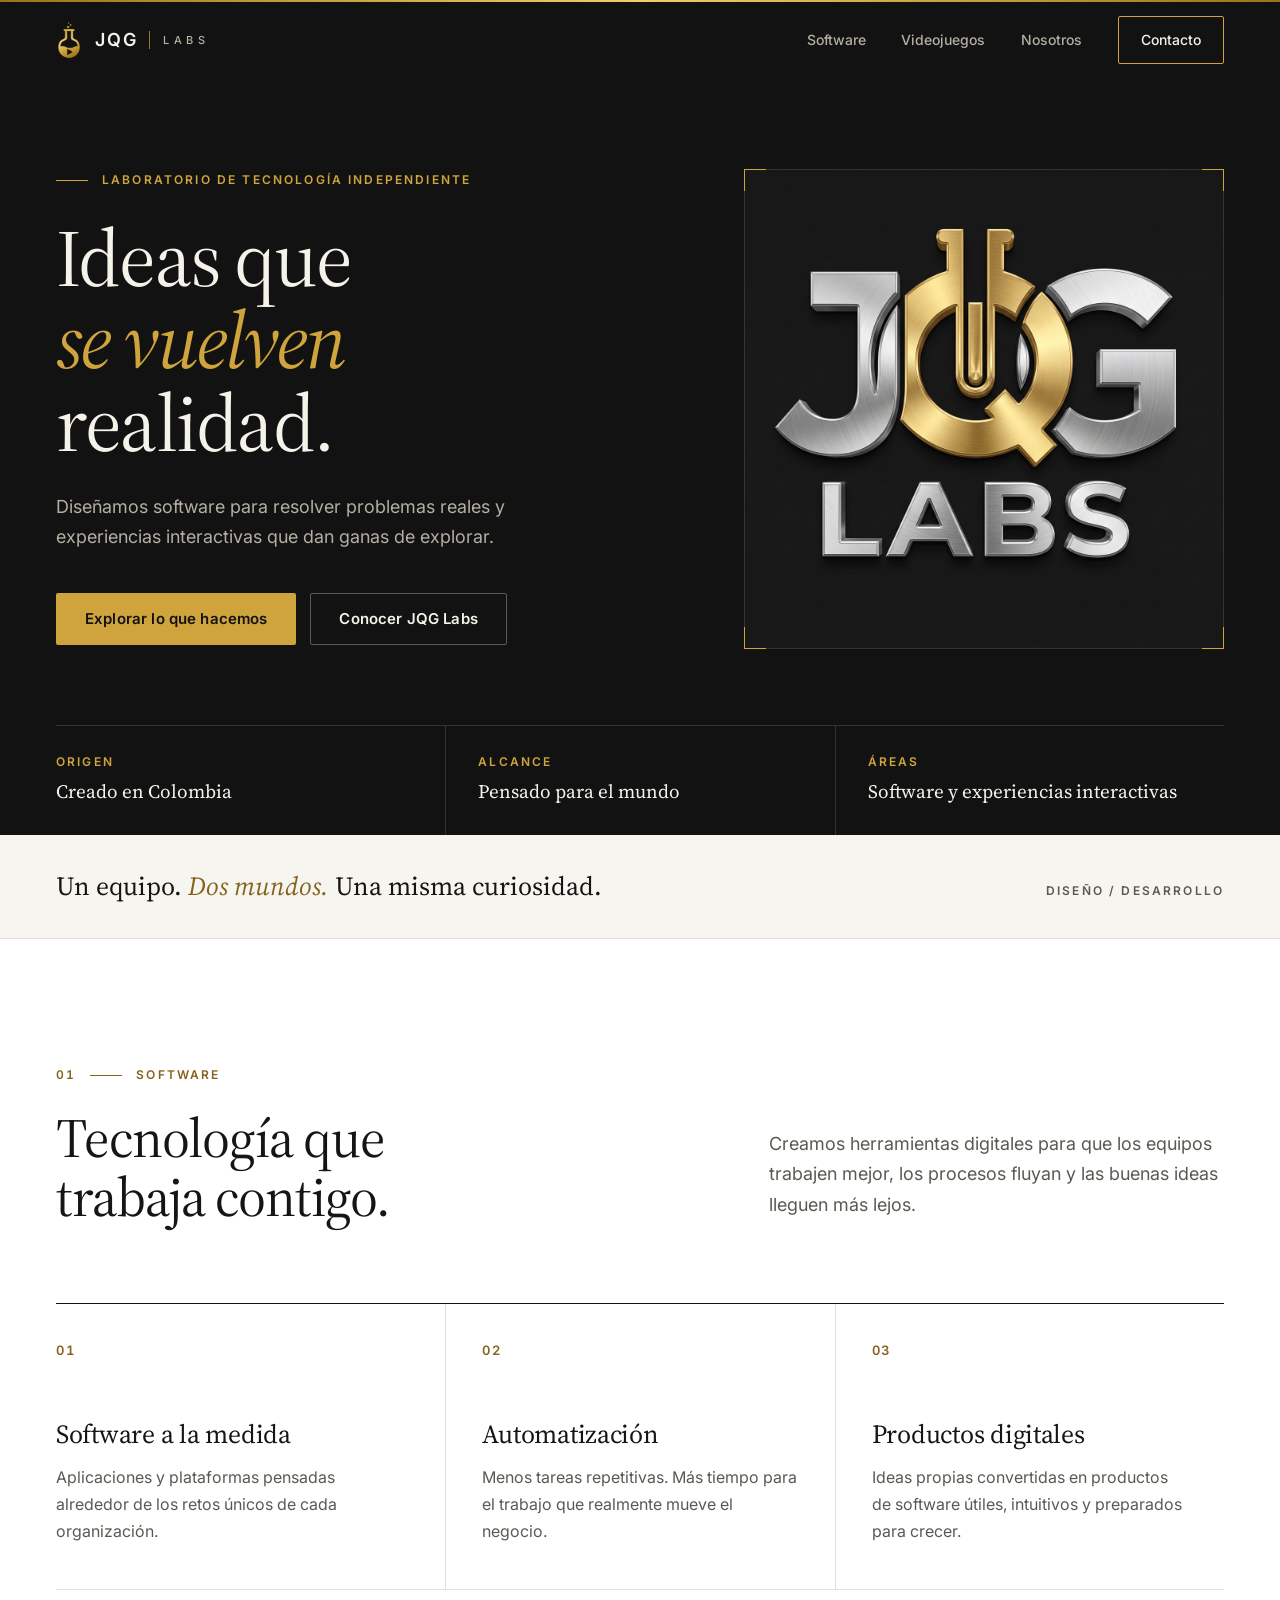
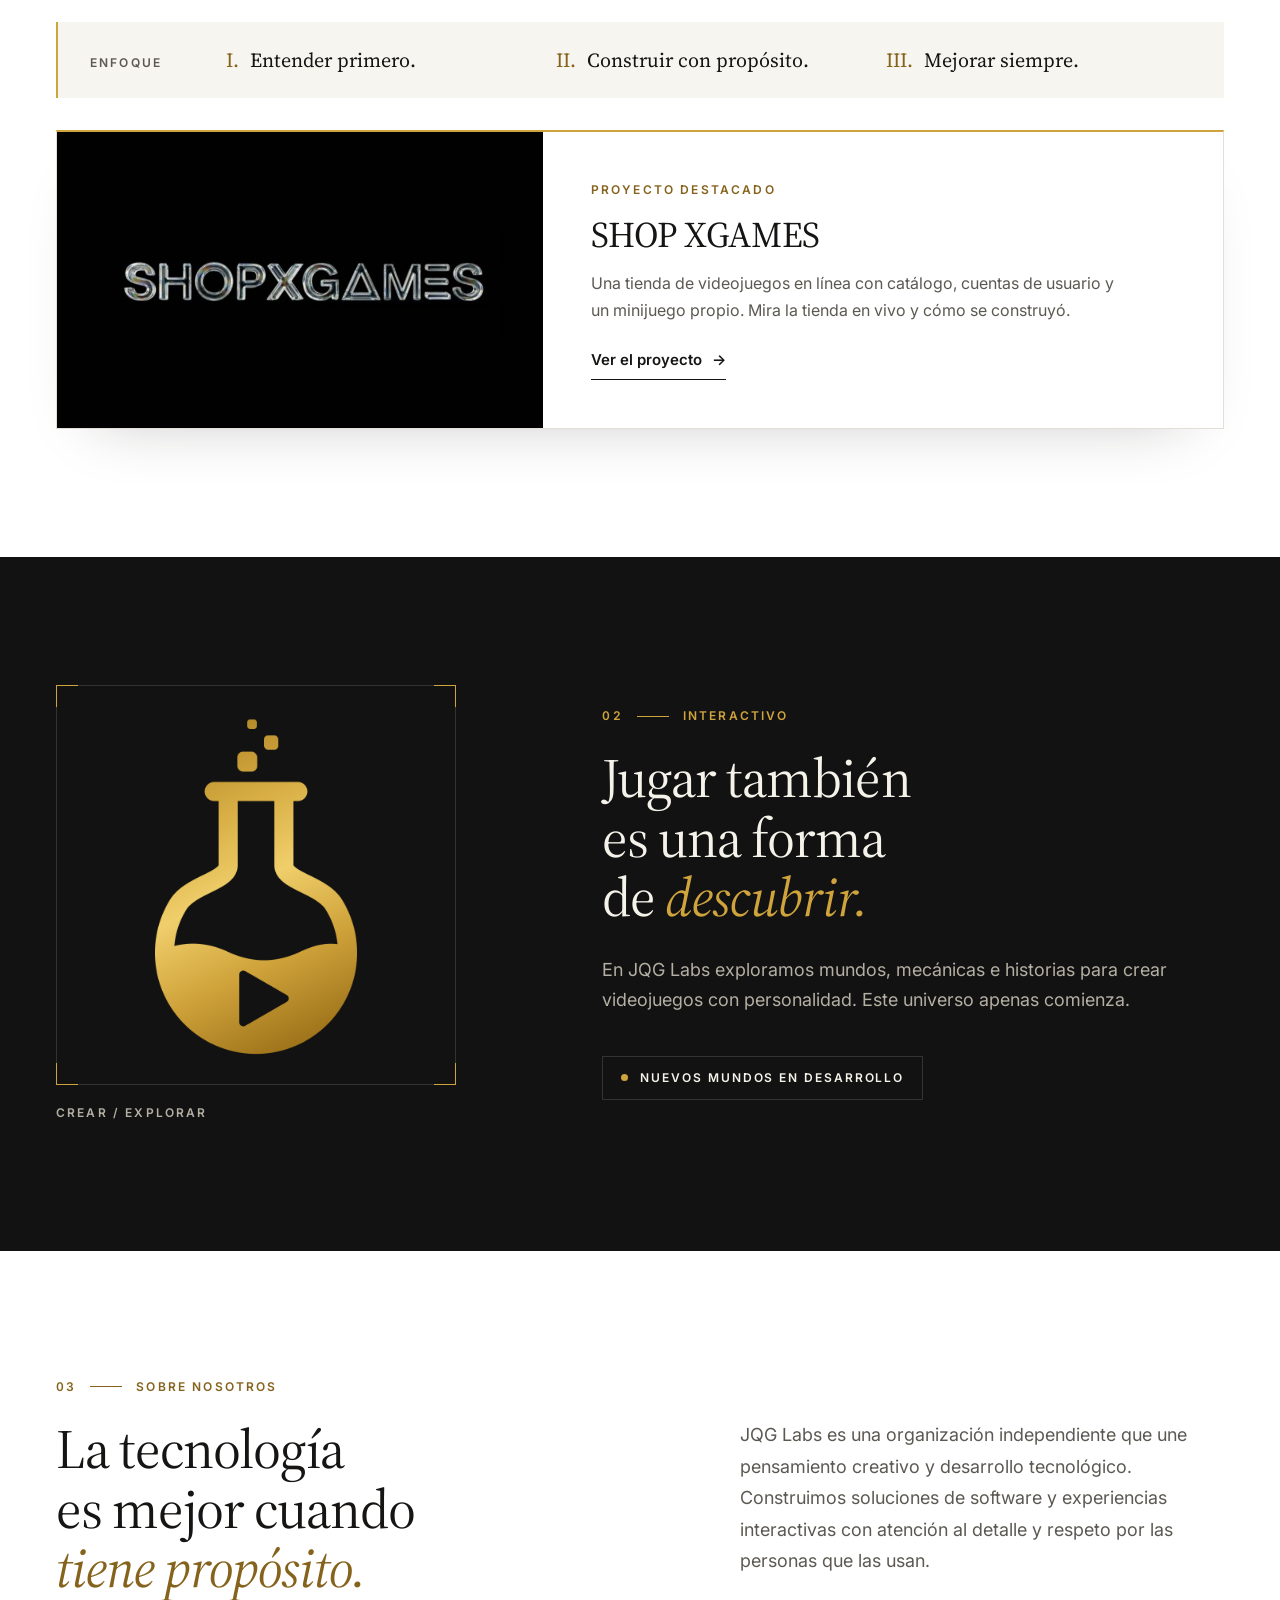
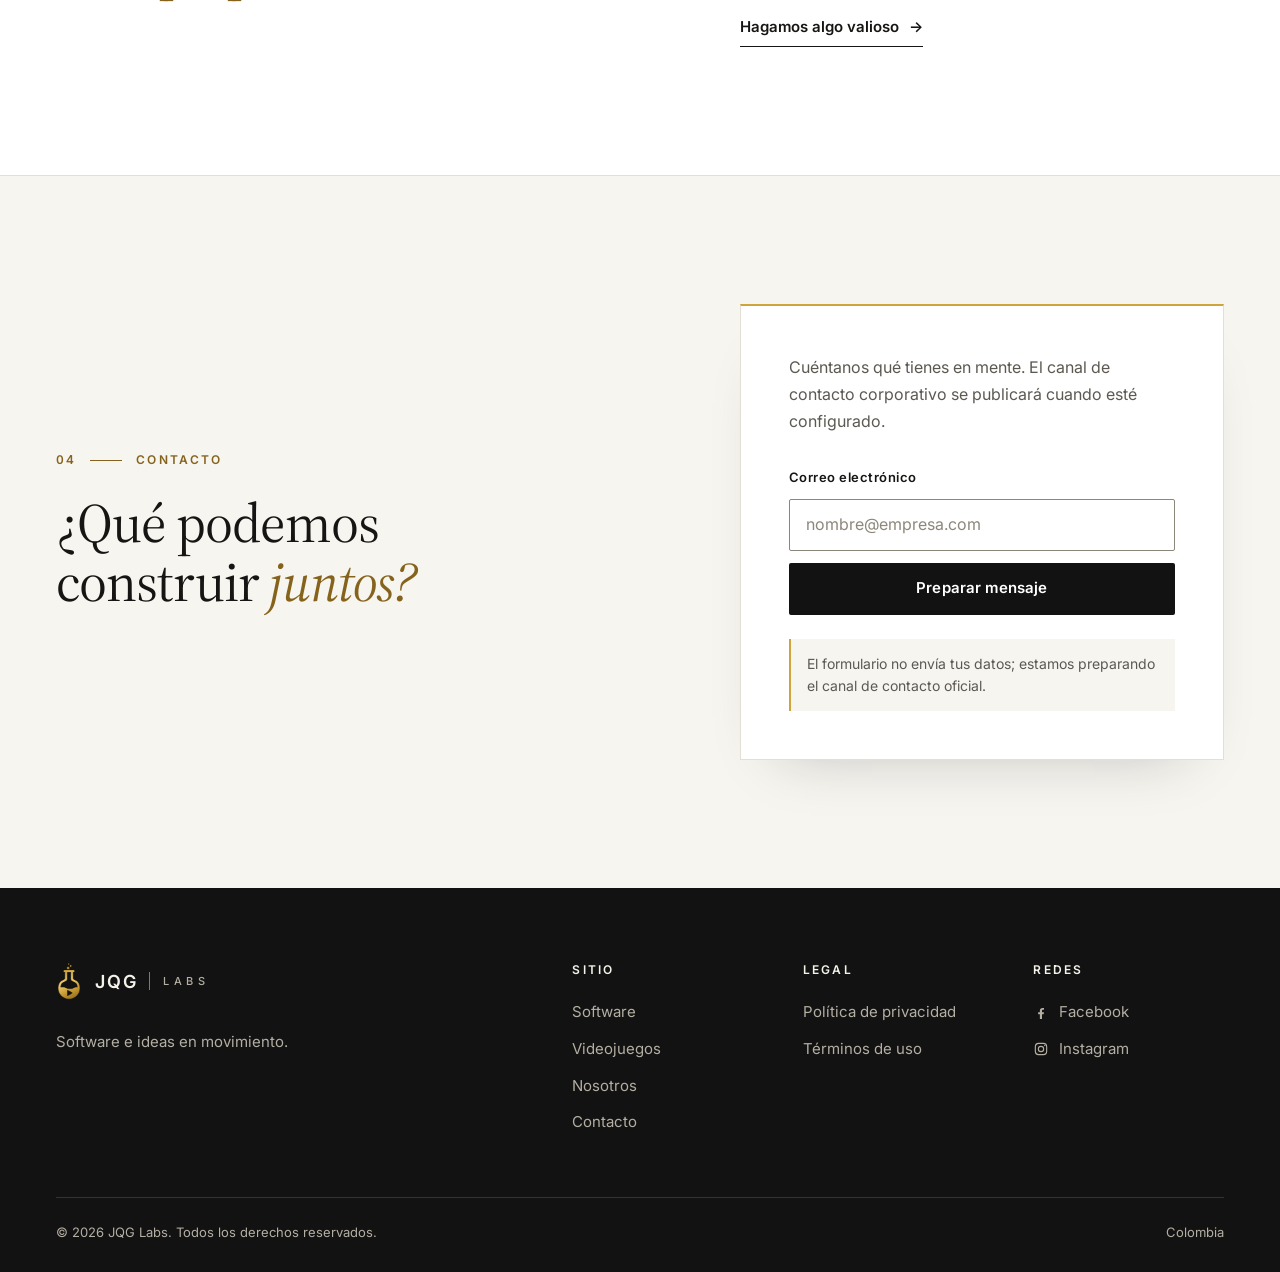
<file: index.html>
<!doctype html>
<html lang="es-CO">
<head>
  <meta charset="utf-8">
  <meta name="viewport" content="width=device-width, initial-scale=1">
  <meta name="theme-color" content="#121212">
  <meta name="description" content="JQG Labs crea software para empresas y experiencias interactivas. Tecnología diseñada con intención, desde Colombia.">
  <link rel="canonical" href="https://jqglabs.com/">
  <title>JQG Labs | Software e ideas en movimiento</title>
  <meta property="og:type" content="website">
  <meta property="og:site_name" content="JQG Labs">
  <meta property="og:locale" content="es_CO">
  <meta property="og:url" content="https://jqglabs.com/">
  <meta property="og:title" content="JQG Labs | Software e ideas en movimiento">
  <meta property="og:description" content="JQG Labs crea software para empresas y experiencias interactivas. Tecnología diseñada con intención, desde Colombia.">
  <meta property="og:image" content="https://jqglabs.com/public/JQG_Labs_logo_principal.jpg">
  <meta property="og:image:width" content="1200">
  <meta property="og:image:height" content="1200">
  <link rel="icon" type="image/svg+xml" href="/favicon.svg">
  <link rel="preconnect" href="https://fonts.googleapis.com">
  <link rel="preconnect" href="https://fonts.gstatic.com" crossorigin>
  <link href="https://fonts.googleapis.com/css2?family=Inter:wght@400;500;600&family=Source+Serif+4:ital,opsz,wght@0,8..60,300..600;1,8..60,300..600&display=swap" rel="stylesheet">
  <link rel="stylesheet" href="styles.css">
  <script src="script.js" defer></script>
</head>
<body>
  <a class="skip-link" href="#contenido">Ir al contenido</a>
  <header class="site-header">
    <div class="container header-inner">
      <a class="wordmark" href="#inicio" aria-label="JQG Labs, inicio">
        <img class="wordmark-mark" src="public/JQG_Labs_isotipo_fondo_negro.png" alt="" width="2000" height="2000">
        <span class="wordmark-symbol" aria-hidden="true">JQG</span>
        <span class="wordmark-divider" aria-hidden="true"></span>
        <span class="wordmark-label">LABS</span>
      </a>
      <button class="menu-toggle" type="button" aria-expanded="false" aria-controls="site-nav">
        <span class="menu-toggle-label">Menú</span>
        <span class="menu-toggle-lines" aria-hidden="true"></span>
      </button>
      <nav class="site-nav" id="site-nav" aria-label="Navegación principal">
        <a href="#software">Software</a>
        <a href="#interactivo">Videojuegos</a>
        <a href="#nosotros">Nosotros</a>
        <a class="nav-contact" href="#contacto">Contacto</a>
      </nav>
    </div>
  </header>

  <main id="contenido">
    <section class="hero" id="inicio" aria-labelledby="hero-title">
      <div class="container hero-inner">
        <div class="hero-copy">
          <p class="eyebrow"><span class="eyebrow-rule" aria-hidden="true"></span>Laboratorio de tecnología independiente</p>
          <h1 id="hero-title">Ideas que<br><span>se vuelven</span><br>realidad.</h1>
          <p class="hero-description">Diseñamos software para resolver problemas reales y experiencias interactivas que dan ganas de explorar.</p>
          <div class="hero-actions">
            <a class="button button-primary" href="#software">Explorar lo que hacemos</a>
            <a class="button button-ghost" href="#nosotros">Conocer JQG Labs</a>
          </div>
        </div>
        <figure class="hero-brand brand-plate">
          <img src="public/JQG_Labs_logo_principal.jpg" alt="Logotipo de JQG Labs: letras JQG en acero con la Q dorada en forma de matraz, sobre la palabra LABS" width="1200" height="1200" fetchpriority="high">
        </figure>
      </div>
      <div class="container">
        <dl class="hero-facts">
          <div><dt>Origen</dt><dd>Creado en Colombia</dd></div>
          <div><dt>Alcance</dt><dd>Pensado para el mundo</dd></div>
          <div><dt>Áreas</dt><dd>Software y experiencias interactivas</dd></div>
        </dl>
      </div>
    </section>

    <section class="intro-band" aria-label="Resumen">
      <div class="container intro-inner">
        <p>Un equipo. <span>Dos mundos.</span> Una misma curiosidad.</p>
        <span class="intro-coordinate">Diseño / Desarrollo</span>
      </div>
    </section>

    <section class="section services-section" id="software" aria-labelledby="software-title">
      <div class="container">
        <div class="section-heading" data-reveal>
          <div>
            <p class="eyebrow"><span class="eyebrow-number">01</span><span class="eyebrow-rule" aria-hidden="true"></span>Software</p>
            <h2 id="software-title">Tecnología que<br>trabaja contigo.</h2>
          </div>
          <p class="section-lede">Creamos herramientas digitales para que los equipos trabajen mejor, los procesos fluyan y las buenas ideas lleguen más lejos.</p>
        </div>
        <div class="service-grid" data-reveal>
          <article class="service-item">
            <span class="service-number">01</span>
            <h3>Software a la medida</h3>
            <p>Aplicaciones y plataformas pensadas alrededor de los retos únicos de cada organización.</p>
          </article>
          <article class="service-item">
            <span class="service-number">02</span>
            <h3>Automatización</h3>
            <p>Menos tareas repetitivas. Más tiempo para el trabajo que realmente mueve el negocio.</p>
          </article>
          <article class="service-item">
            <span class="service-number">03</span>
            <h3>Productos digitales</h3>
            <p>Ideas propias convertidas en productos de software útiles, intuitivos y preparados para crecer.</p>
          </article>
        </div>
        <div class="approach" data-reveal>
          <p class="approach-label">Enfoque</p>
          <ol class="approach-list">
            <li>Entender primero.</li>
            <li>Construir con propósito.</li>
            <li>Mejorar siempre.</li>
          </ol>
        </div>
        <a class="project-feature" href="shop-xgames.html" data-reveal>
          <div class="project-feature-media">
            <img src="public/proyectos/shop-xgames-logo.png" alt="" width="771" height="320" loading="lazy">
          </div>
          <div class="project-feature-body">
            <p class="project-feature-label">Proyecto destacado</p>
            <h3>SHOP XGAMES</h3>
            <p>Una tienda de videojuegos en línea con catálogo, cuentas de usuario y un minijuego propio. Mira la tienda en vivo y cómo se construyó.</p>
            <span class="text-link">Ver el proyecto</span>
          </div>
        </a>
      </div>
    </section>

    <section class="interactive-section" id="interactivo" aria-labelledby="interactive-title">
      <div class="container interactive-inner">
        <figure class="interactive-mark" data-reveal>
          <div class="brand-plate">
            <img src="public/JQG_Labs_isotipo_fondo_negro.png" alt="Isotipo de JQG Labs: un matraz dorado con un símbolo de reproducción" width="2000" height="2000" loading="lazy">
          </div>
          <figcaption>Crear / Explorar</figcaption>
        </figure>
        <div class="interactive-content" data-reveal>
          <p class="eyebrow"><span class="eyebrow-number">02</span><span class="eyebrow-rule" aria-hidden="true"></span>Interactivo</p>
          <h2 id="interactive-title">Jugar también<br>es una forma<br>de <span>descubrir.</span></h2>
          <p>En JQG Labs exploramos mundos, mecánicas e historias para crear videojuegos con personalidad. Este universo apenas comienza.</p>
          <p class="coming-soon"><span class="status-dot" aria-hidden="true"></span>Nuevos mundos en desarrollo</p>
        </div>
      </div>
    </section>

    <section class="section about-section" id="nosotros" aria-labelledby="about-title">
      <div class="container about-inner">
        <div class="about-heading" data-reveal>
          <p class="eyebrow"><span class="eyebrow-number">03</span><span class="eyebrow-rule" aria-hidden="true"></span>Sobre nosotros</p>
          <h2 id="about-title">La tecnología<br>es mejor cuando<br><span>tiene propósito.</span></h2>
        </div>
        <div class="about-copy" data-reveal>
          <p>JQG Labs es una organización independiente que une pensamiento creativo y desarrollo tecnológico. Construimos soluciones de software y experiencias interactivas con atención al detalle y respeto por las personas que las usan.</p>
          <a class="text-link" href="#contacto">Hagamos algo valioso</a>
        </div>
      </div>
    </section>

    <section class="section contact-section" id="contacto" aria-labelledby="contact-title">
      <div class="container contact-inner">
        <div class="contact-heading" data-reveal>
          <p class="eyebrow"><span class="eyebrow-number">04</span><span class="eyebrow-rule" aria-hidden="true"></span>Contacto</p>
          <h2 id="contact-title">¿Qué podemos<br>construir <span>juntos?</span></h2>
        </div>
        <div class="contact-panel" data-reveal>
          <p>Cuéntanos qué tienes en mente. El canal de contacto corporativo se publicará cuando esté configurado.</p>
          <form class="contact-form" id="contact-form">
            <label for="contact-email">Correo electrónico</label>
            <div class="contact-form-row">
              <input id="contact-email" name="email" type="email" autocomplete="email" placeholder="nombre@empresa.com" required>
              <button class="button button-dark" type="submit">Preparar mensaje</button>
            </div>
            <p class="form-status" id="form-status" aria-live="polite">El formulario no envía tus datos; estamos preparando el canal de contacto oficial.</p>
          </form>
        </div>
      </div>
    </section>
  </main>

  <footer class="site-footer">
    <div class="container">
      <div class="footer-top">
        <div class="footer-about">
          <a class="wordmark footer-brand" href="#inicio" aria-label="JQG Labs, volver al inicio">
            <img class="wordmark-mark" src="public/JQG_Labs_isotipo_fondo_negro.png" alt="" width="2000" height="2000" loading="lazy">
            <span class="wordmark-symbol" aria-hidden="true">JQG</span>
            <span class="wordmark-divider" aria-hidden="true"></span>
            <span class="wordmark-label">LABS</span>
          </a>
          <p>Software e ideas en movimiento.</p>
        </div>
        <nav class="footer-nav" aria-label="Secciones del sitio">
          <p class="footer-title">Sitio</p>
          <a href="#software">Software</a>
          <a href="#interactivo">Videojuegos</a>
          <a href="#nosotros">Nosotros</a>
          <a href="#contacto">Contacto</a>
        </nav>
        <nav class="footer-nav footer-links" aria-label="Información legal">
          <p class="footer-title">Legal</p>
          <a href="privacidad.html">Política de privacidad</a>
          <a href="terminos.html">Términos de uso</a>
        </nav>
        <nav class="footer-nav social-links" aria-label="Redes sociales">
          <p class="footer-title">Redes</p>
          <a class="social-link" href="https://www.facebook.com/jqglabs" target="_blank" rel="noopener noreferrer" aria-label="JQG Labs en Facebook">
            <svg viewBox="0 0 24 24" aria-hidden="true"><path d="M13.5 21v-7.3H16l.4-3h-2.9V8.8c0-.9.3-1.5 1.5-1.5h1.5V4.6c-.3 0-1.2-.1-2.3-.1-2.3 0-3.9 1.4-3.9 4v2.2H7.7v3h2.6V21h3.2Z"/></svg>
            Facebook
          </a>
          <a class="social-link" href="https://www.instagram.com/jqglabs/" target="_blank" rel="noopener noreferrer" aria-label="JQG Labs en Instagram">
            <svg viewBox="0 0 24 24" aria-hidden="true"><rect x="3.5" y="3.5" width="17" height="17" rx="5"/><circle cx="12" cy="12" r="4"/><circle class="social-icon-dot" cx="17.7" cy="6.7" r="1"/></svg>
            Instagram
          </a>
        </nav>
      </div>
      <div class="footer-bottom">
        <span class="copyright">© <span id="current-year">2026</span> JQG Labs. Todos los derechos reservados.</span>
        <span>Colombia</span>
      </div>
    </div>
  </footer>
</body>
</html>
</file>
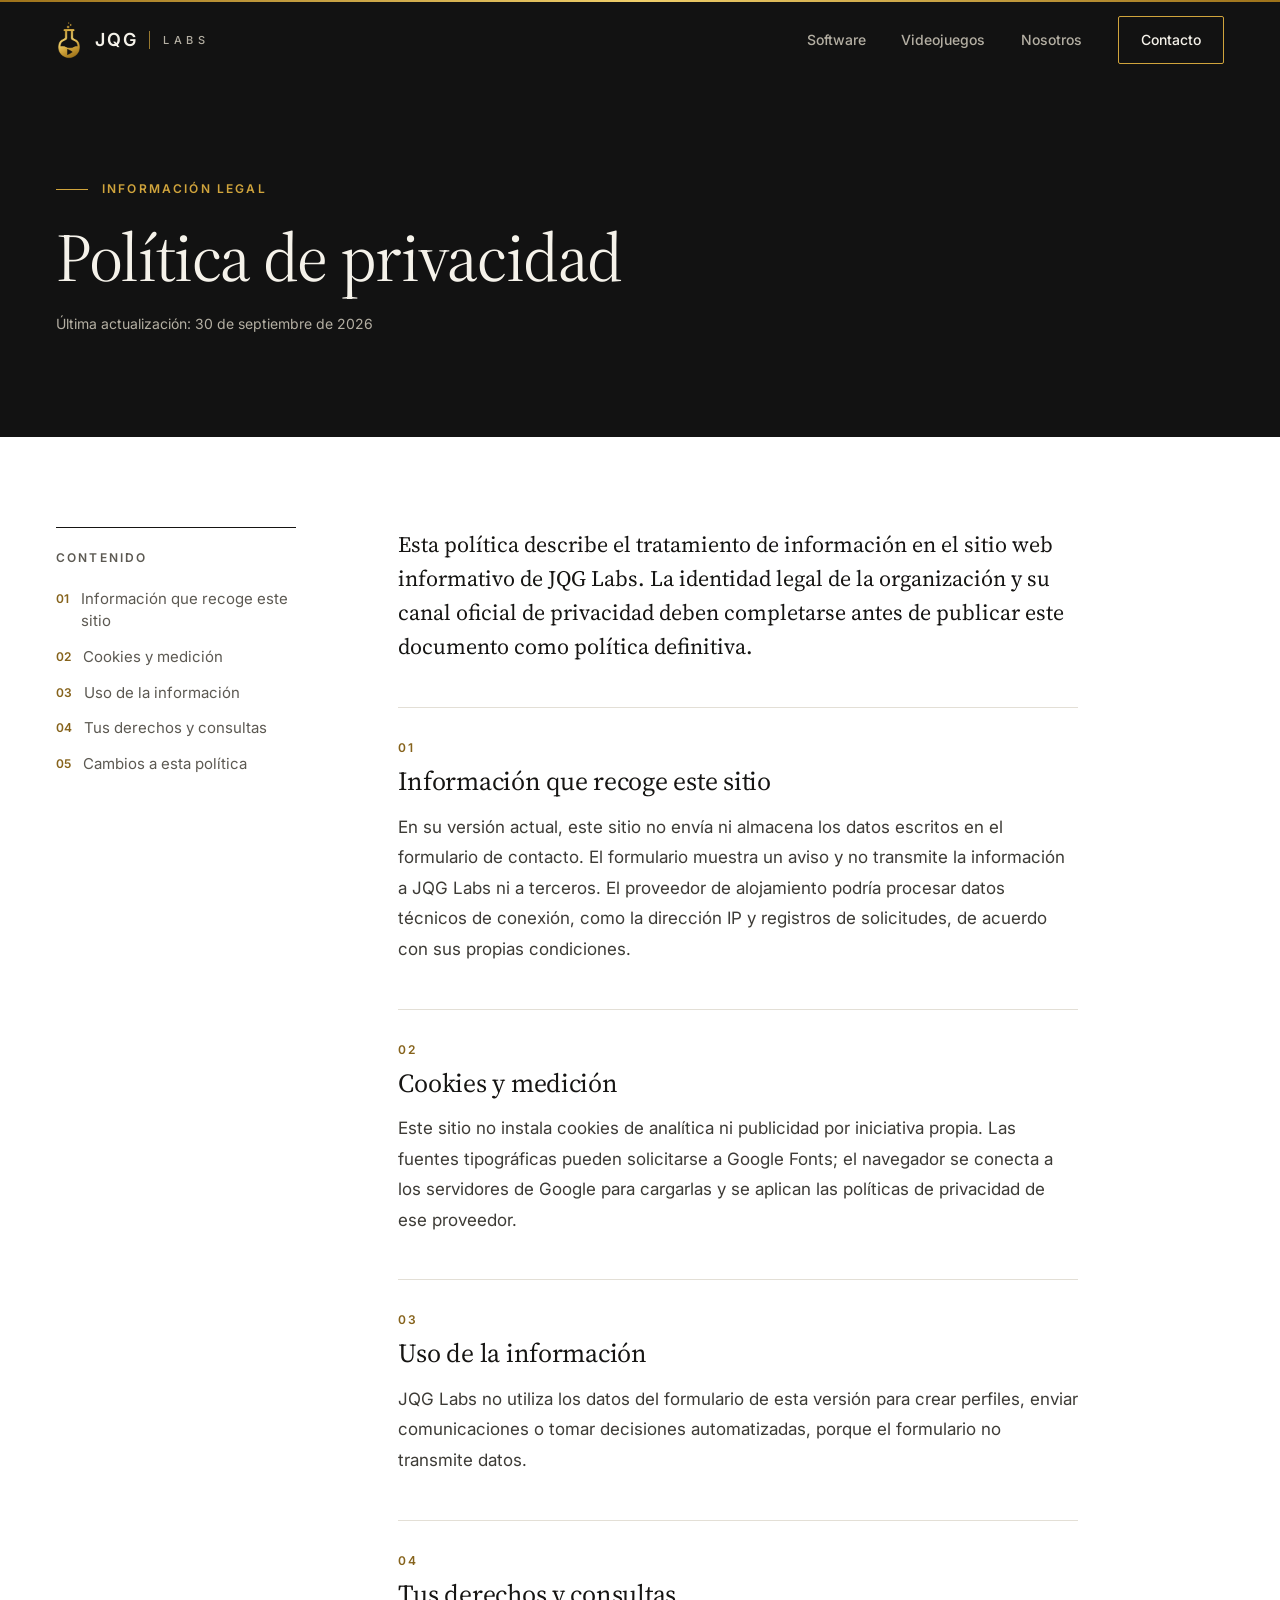
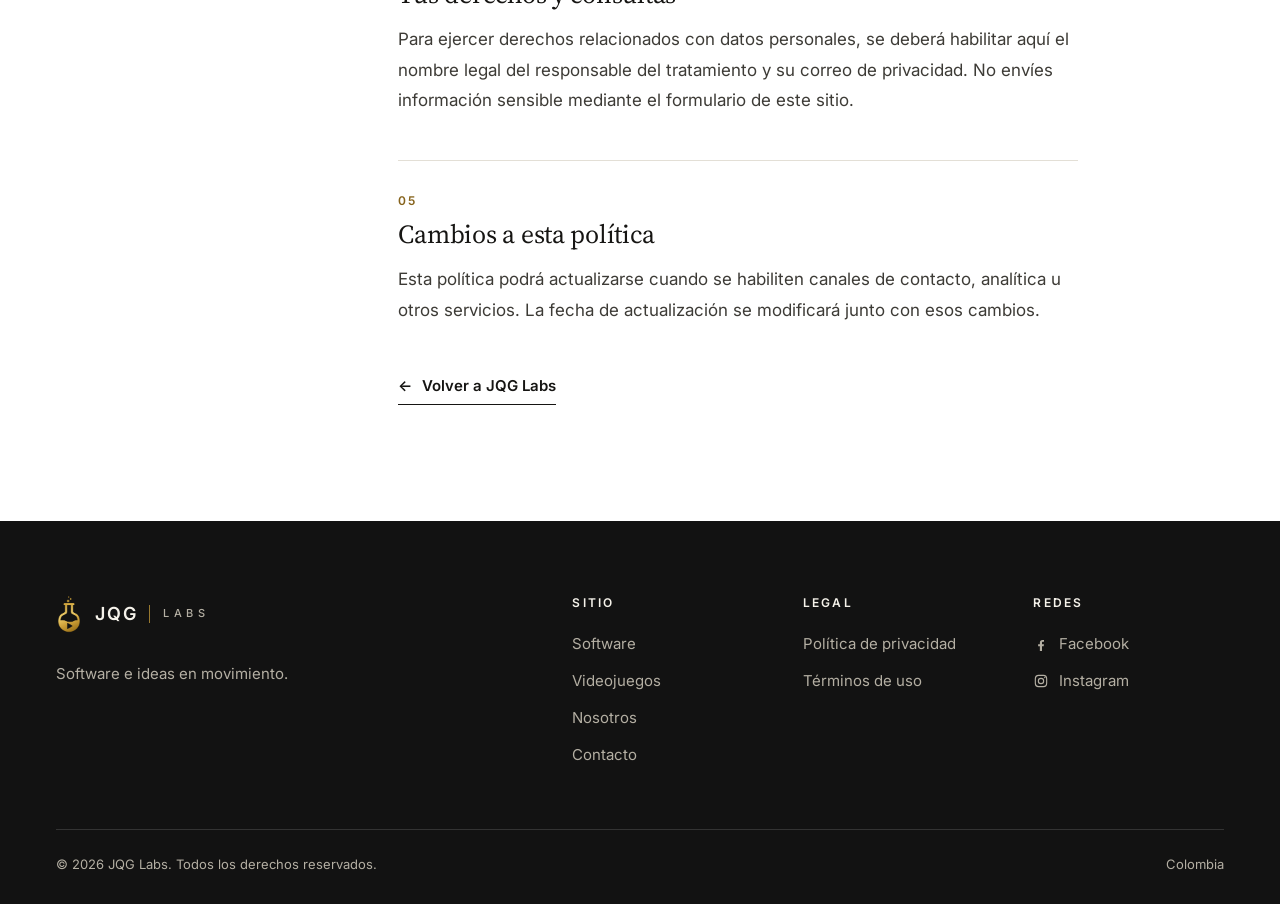
<file: privacidad.html>
<!doctype html>
<html lang="es-CO">
<head>
  <meta charset="utf-8">
  <meta name="viewport" content="width=device-width, initial-scale=1">
  <meta name="theme-color" content="#121212">
  <meta name="description" content="Información sobre privacidad en el sitio web de JQG Labs.">
  <title>Privacidad | JQG Labs</title>
  <link rel="icon" type="image/svg+xml" href="/favicon.svg">
  <link rel="preconnect" href="https://fonts.googleapis.com">
  <link rel="preconnect" href="https://fonts.gstatic.com" crossorigin>
  <link href="https://fonts.googleapis.com/css2?family=Inter:wght@400;500;600&family=Source+Serif+4:ital,opsz,wght@0,8..60,300..600;1,8..60,300..600&display=swap" rel="stylesheet">
  <link rel="stylesheet" href="styles.css">
  <script src="script.js" defer></script>
</head>
<body class="legal-page">
  <a class="skip-link" href="#contenido">Ir al contenido</a>
  <header class="site-header">
    <div class="container header-inner">
      <a class="wordmark" href="index.html" aria-label="JQG Labs, inicio">
        <img class="wordmark-mark" src="public/JQG_Labs_isotipo_fondo_negro.png" alt="" width="2000" height="2000">
        <span class="wordmark-symbol" aria-hidden="true">JQG</span>
        <span class="wordmark-divider" aria-hidden="true"></span>
        <span class="wordmark-label">LABS</span>
      </a>
      <button class="menu-toggle" type="button" aria-expanded="false" aria-controls="site-nav">
        <span class="menu-toggle-label">Menú</span>
        <span class="menu-toggle-lines" aria-hidden="true"></span>
      </button>
      <nav class="site-nav" id="site-nav" aria-label="Navegación principal">
        <a href="index.html#software">Software</a>
        <a href="index.html#interactivo">Videojuegos</a>
        <a href="index.html#nosotros">Nosotros</a>
        <a class="nav-contact" href="index.html#contacto">Contacto</a>
      </nav>
    </div>
  </header>

  <main class="legal-main" id="contenido">
    <header class="legal-hero">
      <div class="container">
        <p class="eyebrow"><span class="eyebrow-rule" aria-hidden="true"></span>Información legal</p>
        <h1>Política de privacidad</h1>
        <p class="legal-updated">Última actualización: 30 de septiembre de 2026</p>
      </div>
    </header>
    <div class="container legal-layout">
      <nav class="legal-toc" aria-label="Contenido de la página">
        <p>Contenido</p>
        <ol>
          <li><a href="#informacion">Información que recoge este sitio</a></li>
          <li><a href="#cookies">Cookies y medición</a></li>
          <li><a href="#uso">Uso de la información</a></li>
          <li><a href="#derechos">Tus derechos y consultas</a></li>
          <li><a href="#cambios">Cambios a esta política</a></li>
        </ol>
      </nav>
      <article class="legal-body">
        <p>Esta política describe el tratamiento de información en el sitio web informativo de JQG Labs. La identidad legal de la organización y su canal oficial de privacidad deben completarse antes de publicar este documento como política definitiva.</p>

        <h2 id="informacion">Información que recoge este sitio</h2>
        <p>En su versión actual, este sitio no envía ni almacena los datos escritos en el formulario de contacto. El formulario muestra un aviso y no transmite la información a JQG Labs ni a terceros. El proveedor de alojamiento podría procesar datos técnicos de conexión, como la dirección IP y registros de solicitudes, de acuerdo con sus propias condiciones.</p>

        <h2 id="cookies">Cookies y medición</h2>
        <p>Este sitio no instala cookies de analítica ni publicidad por iniciativa propia. Las fuentes tipográficas pueden solicitarse a Google Fonts; el navegador se conecta a los servidores de Google para cargarlas y se aplican las políticas de privacidad de ese proveedor.</p>

        <h2 id="uso">Uso de la información</h2>
        <p>JQG Labs no utiliza los datos del formulario de esta versión para crear perfiles, enviar comunicaciones o tomar decisiones automatizadas, porque el formulario no transmite datos.</p>

        <h2 id="derechos">Tus derechos y consultas</h2>
        <p>Para ejercer derechos relacionados con datos personales, se deberá habilitar aquí el nombre legal del responsable del tratamiento y su correo de privacidad. No envíes información sensible mediante el formulario de este sitio.</p>

        <h2 id="cambios">Cambios a esta política</h2>
        <p>Esta política podrá actualizarse cuando se habiliten canales de contacto, analítica u otros servicios. La fecha de actualización se modificará junto con esos cambios.</p>
        <a class="legal-back" href="index.html">Volver a JQG Labs</a>
      </article>
    </div>
  </main>

  <footer class="site-footer">
    <div class="container">
      <div class="footer-top">
        <div class="footer-about">
          <a class="wordmark footer-brand" href="index.html" aria-label="JQG Labs, volver al inicio">
            <img class="wordmark-mark" src="public/JQG_Labs_isotipo_fondo_negro.png" alt="" width="2000" height="2000" loading="lazy">
            <span class="wordmark-symbol" aria-hidden="true">JQG</span>
            <span class="wordmark-divider" aria-hidden="true"></span>
            <span class="wordmark-label">LABS</span>
          </a>
          <p>Software e ideas en movimiento.</p>
        </div>
        <nav class="footer-nav" aria-label="Secciones del sitio">
          <p class="footer-title">Sitio</p>
          <a href="index.html#software">Software</a>
          <a href="index.html#interactivo">Videojuegos</a>
          <a href="index.html#nosotros">Nosotros</a>
          <a href="index.html#contacto">Contacto</a>
        </nav>
        <nav class="footer-nav footer-links" aria-label="Información legal">
          <p class="footer-title">Legal</p>
          <a href="privacidad.html" aria-current="page">Política de privacidad</a>
          <a href="terminos.html">Términos de uso</a>
        </nav>
        <nav class="footer-nav social-links" aria-label="Redes sociales">
          <p class="footer-title">Redes</p>
          <a class="social-link" href="https://www.facebook.com/jqglabs" target="_blank" rel="noopener noreferrer" aria-label="JQG Labs en Facebook">
            <svg viewBox="0 0 24 24" aria-hidden="true"><path d="M13.5 21v-7.3H16l.4-3h-2.9V8.8c0-.9.3-1.5 1.5-1.5h1.5V4.6c-.3 0-1.2-.1-2.3-.1-2.3 0-3.9 1.4-3.9 4v2.2H7.7v3h2.6V21h3.2Z"/></svg>
            Facebook
          </a>
          <a class="social-link" href="https://www.instagram.com/jqglabs/" target="_blank" rel="noopener noreferrer" aria-label="JQG Labs en Instagram">
            <svg viewBox="0 0 24 24" aria-hidden="true"><rect x="3.5" y="3.5" width="17" height="17" rx="5"/><circle cx="12" cy="12" r="4"/><circle class="social-icon-dot" cx="17.7" cy="6.7" r="1"/></svg>
            Instagram
          </a>
        </nav>
      </div>
      <div class="footer-bottom">
        <span class="copyright">© <span id="current-year">2026</span> JQG Labs. Todos los derechos reservados.</span>
        <span>Colombia</span>
      </div>
    </div>
  </footer>
</body>
</html>
</file>
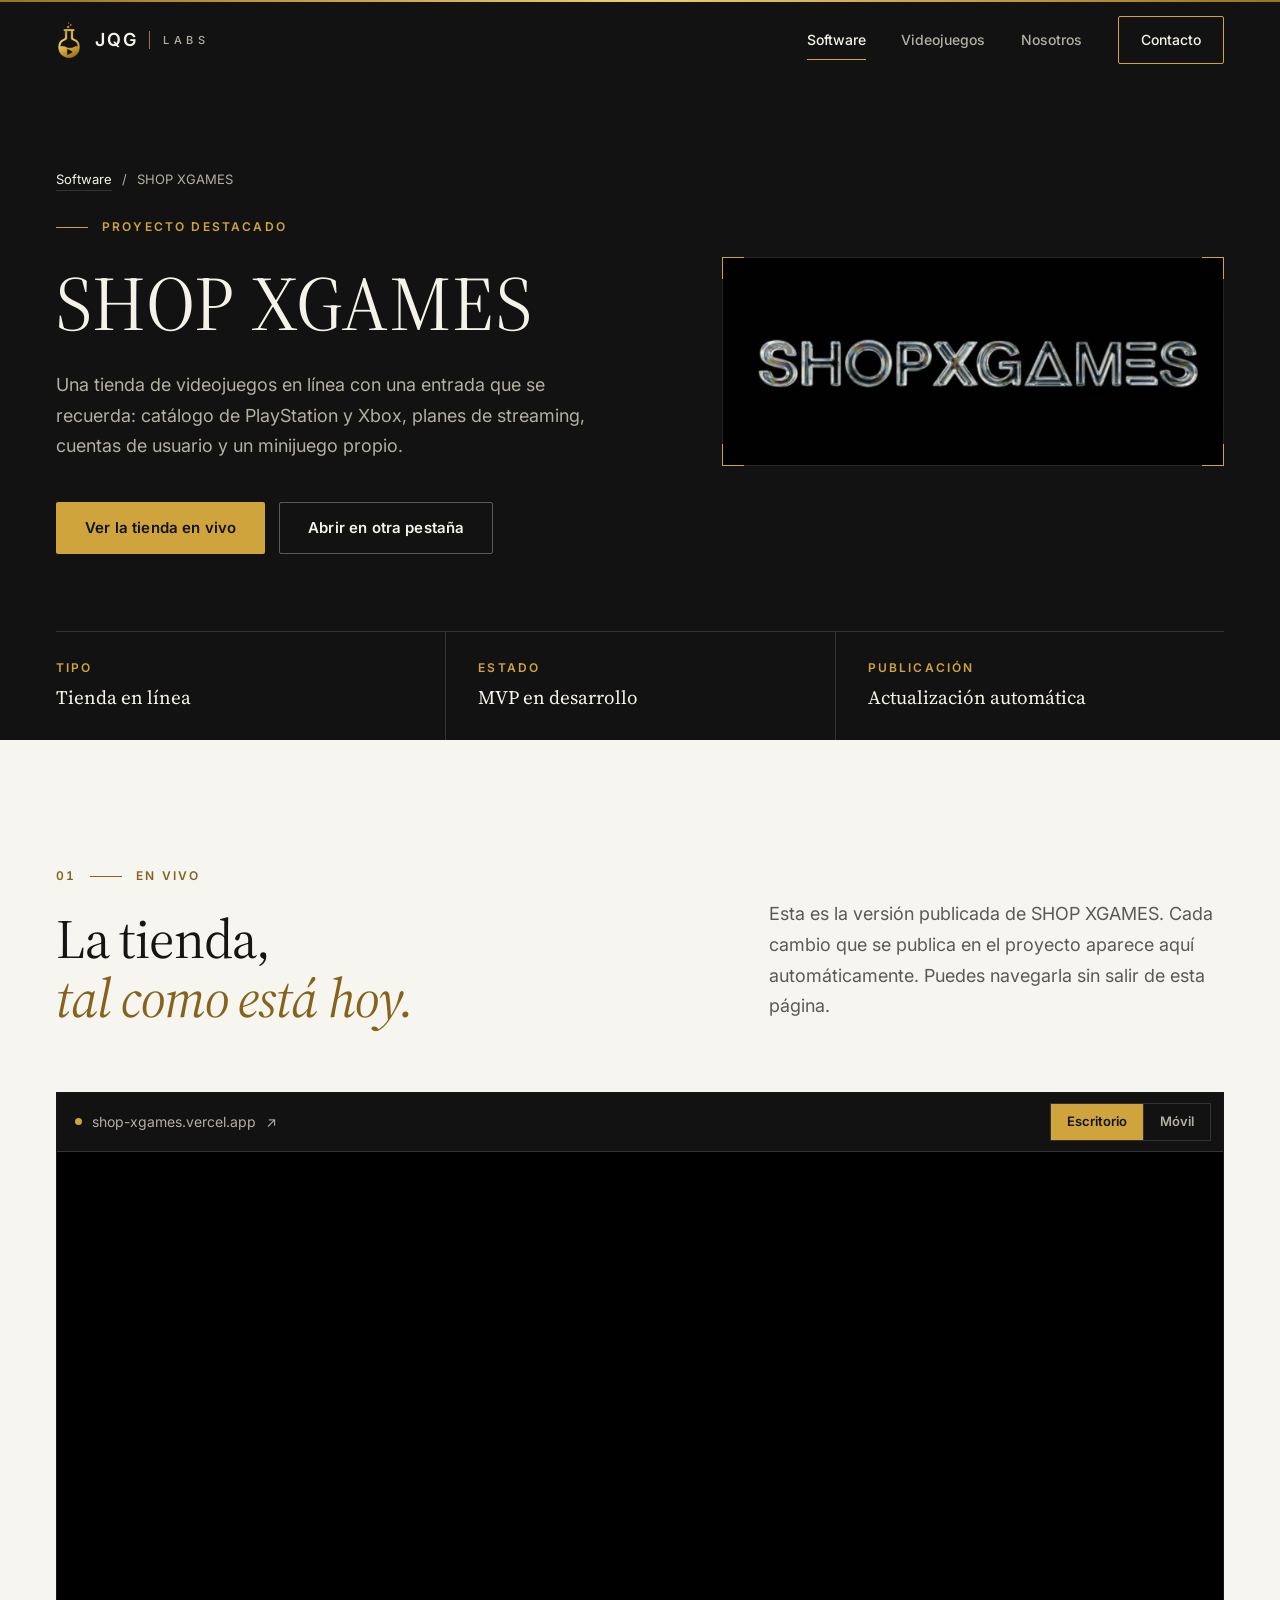
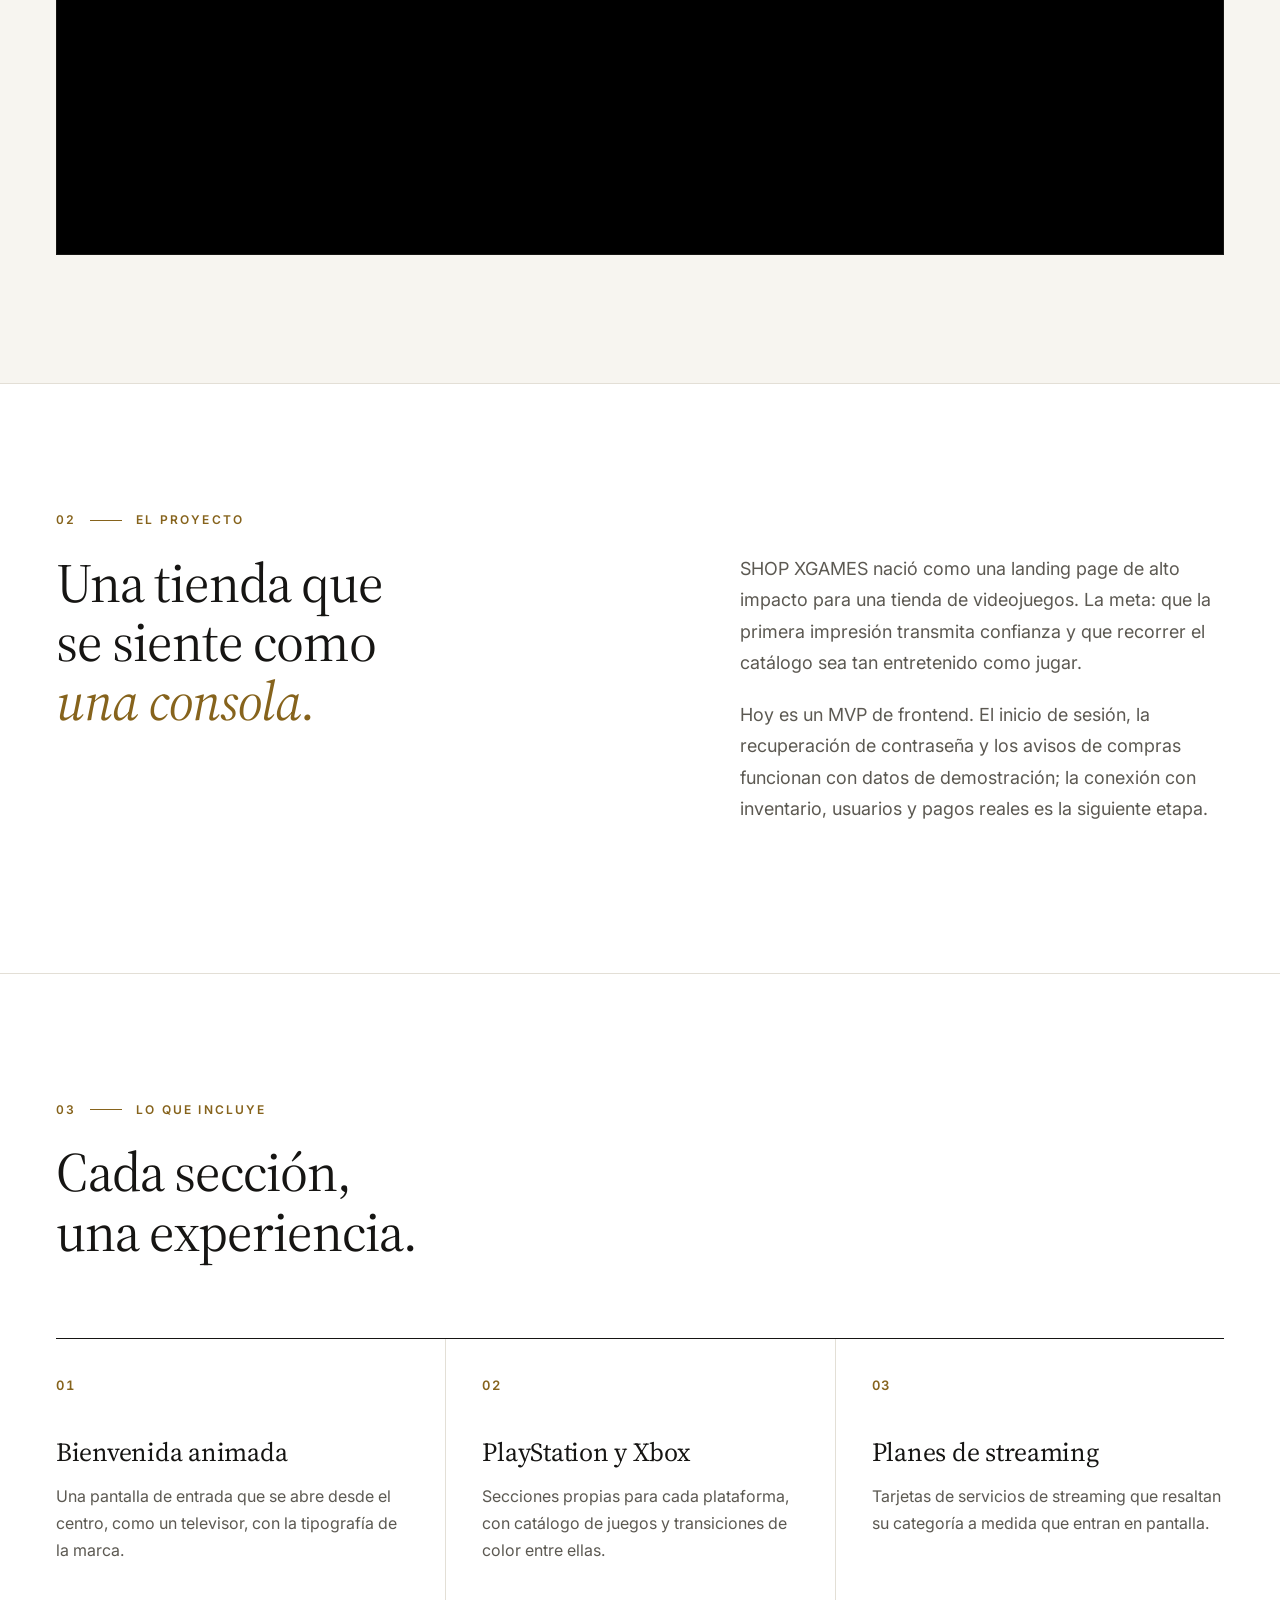
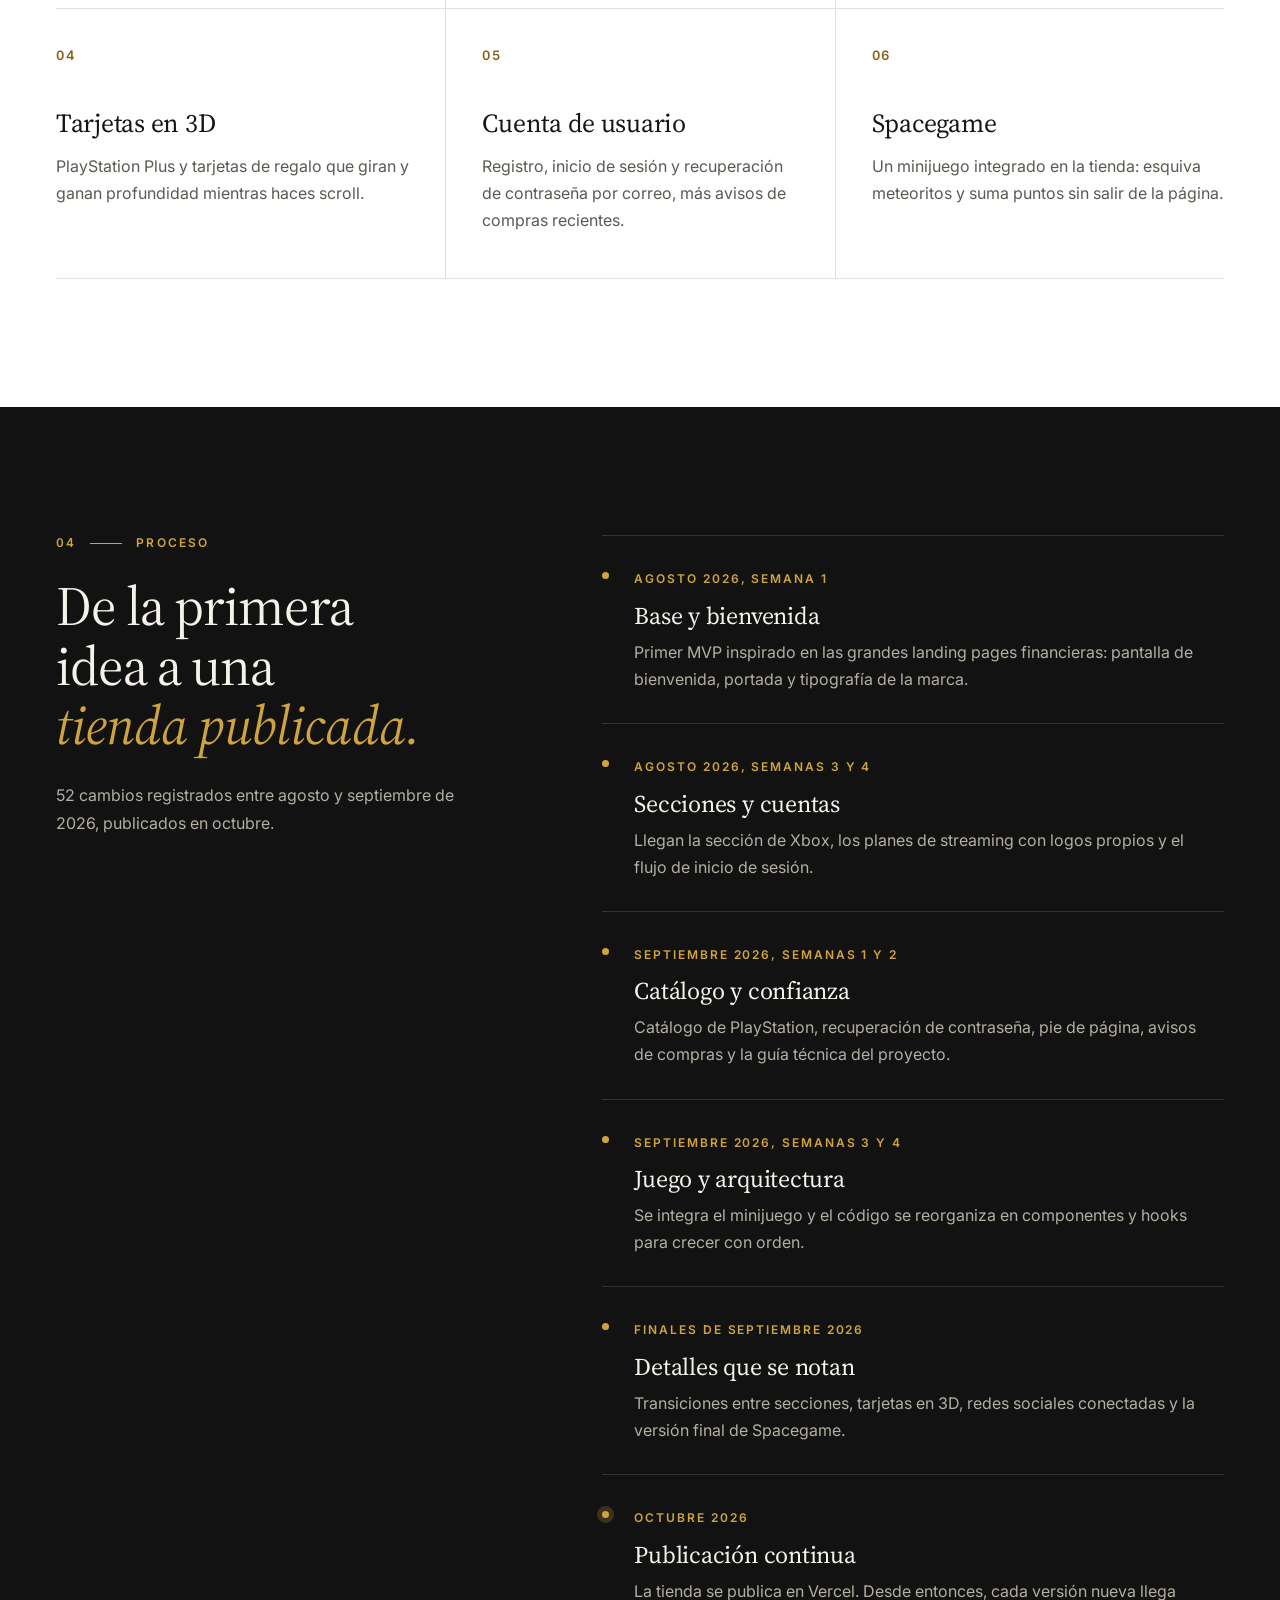
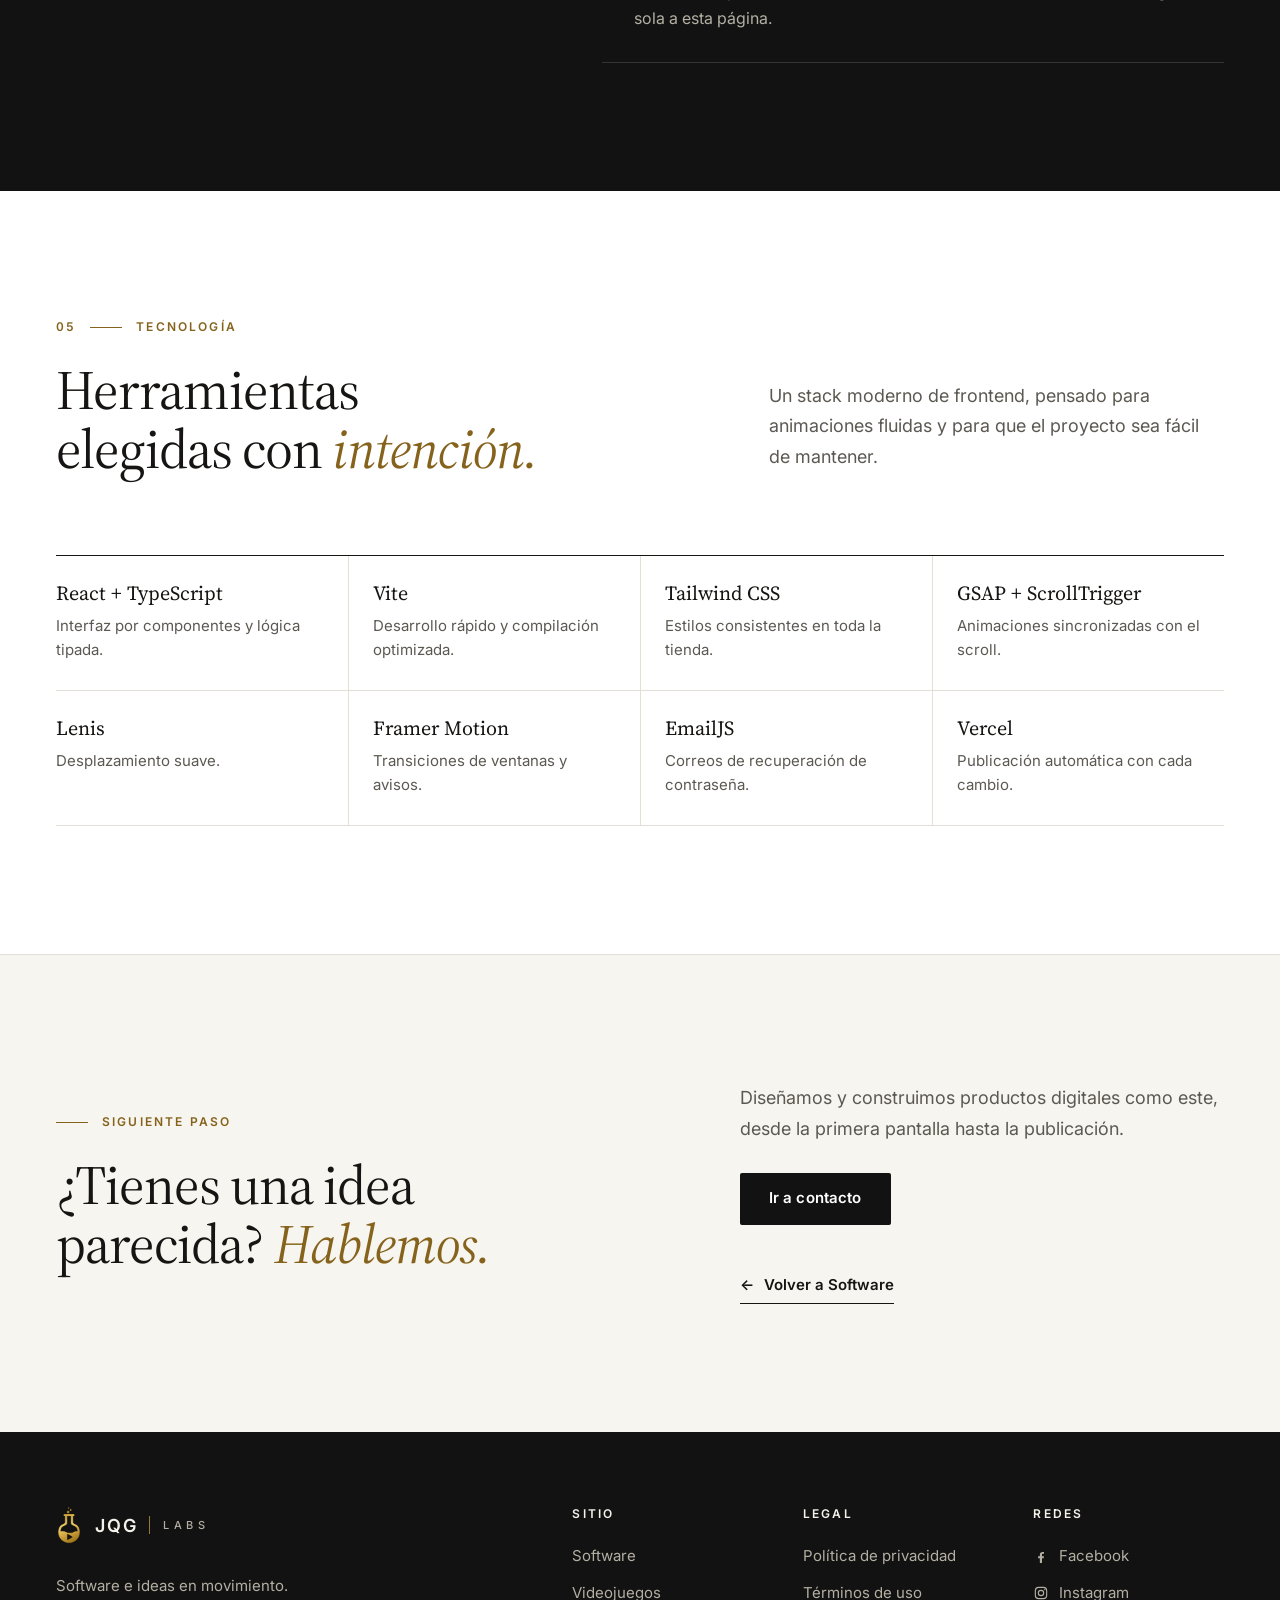
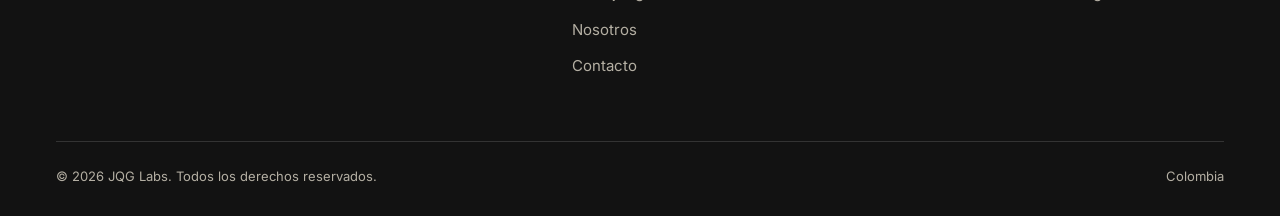
<file: shop-xgames.html>
<!doctype html>
<html lang="es-CO">
<head>
  <meta charset="utf-8">
  <meta name="viewport" content="width=device-width, initial-scale=1">
  <meta name="theme-color" content="#121212">
  <meta name="description" content="SHOP XGAMES, una tienda de videojuegos en línea desarrollada por JQG Labs. Mira la tienda en vivo y cómo se construyó.">
  <link rel="canonical" href="https://jqglabs.com/shop-xgames.html">
  <title>SHOP XGAMES | JQG Labs</title>
  <meta property="og:type" content="website">
  <meta property="og:site_name" content="JQG Labs">
  <meta property="og:locale" content="es_CO">
  <meta property="og:url" content="https://jqglabs.com/shop-xgames.html">
  <meta property="og:title" content="SHOP XGAMES | JQG Labs">
  <meta property="og:description" content="Una tienda de videojuegos en línea desarrollada por JQG Labs. Mira la tienda en vivo y cómo se construyó.">
  <meta property="og:image" content="https://jqglabs.com/public/proyectos/shop-xgames-logo.png">
  <link rel="icon" type="image/svg+xml" href="/favicon.svg">
  <link rel="preconnect" href="https://fonts.googleapis.com">
  <link rel="preconnect" href="https://fonts.gstatic.com" crossorigin>
  <link href="https://fonts.googleapis.com/css2?family=Inter:wght@400;500;600&family=Source+Serif+4:ital,opsz,wght@0,8..60,300..600;1,8..60,300..600&display=swap" rel="stylesheet">
  <link rel="stylesheet" href="styles.css">
  <script src="script.js" defer></script>
</head>
<body>
  <a class="skip-link" href="#contenido">Ir al contenido</a>
  <header class="site-header">
    <div class="container header-inner">
      <a class="wordmark" href="index.html" aria-label="JQG Labs, inicio">
        <img class="wordmark-mark" src="public/JQG_Labs_isotipo_fondo_negro.png" alt="" width="2000" height="2000">
        <span class="wordmark-symbol" aria-hidden="true">JQG</span>
        <span class="wordmark-divider" aria-hidden="true"></span>
        <span class="wordmark-label">LABS</span>
      </a>
      <button class="menu-toggle" type="button" aria-expanded="false" aria-controls="site-nav">
        <span class="menu-toggle-label">Menú</span>
        <span class="menu-toggle-lines" aria-hidden="true"></span>
      </button>
      <nav class="site-nav" id="site-nav" aria-label="Navegación principal">
        <a class="is-active" href="index.html#software">Software</a>
        <a href="index.html#interactivo">Videojuegos</a>
        <a href="index.html#nosotros">Nosotros</a>
        <a class="nav-contact" href="index.html#contacto">Contacto</a>
      </nav>
    </div>
  </header>

  <main id="contenido">
    <section class="hero project-hero" aria-labelledby="project-title">
      <div class="container hero-inner">
        <div class="hero-copy">
          <nav class="breadcrumb" aria-label="Ruta de navegación">
            <a href="index.html#software">Software</a>
            <span aria-hidden="true">/</span>
            <span aria-current="page">SHOP XGAMES</span>
          </nav>
          <p class="eyebrow"><span class="eyebrow-rule" aria-hidden="true"></span>Proyecto destacado</p>
          <h1 id="project-title">SHOP XGAMES</h1>
          <p class="hero-description">Una tienda de videojuegos en línea con una entrada que se recuerda: catálogo de PlayStation y Xbox, planes de streaming, cuentas de usuario y un minijuego propio.</p>
          <div class="hero-actions">
            <a class="button button-primary" href="#en-vivo">Ver la tienda en vivo</a>
            <a class="button button-ghost" href="https://shop-xgames.vercel.app/" target="_blank" rel="noopener">Abrir en otra pestaña</a>
          </div>
        </div>
        <figure class="project-logo brand-plate">
          <img src="public/proyectos/shop-xgames-logo.png" alt="Logotipo de SHOP XGAMES en letras de cristal sobre fondo negro" width="771" height="320" fetchpriority="high">
        </figure>
      </div>
      <div class="container">
        <dl class="hero-facts">
          <div><dt>Tipo</dt><dd>Tienda en línea</dd></div>
          <div><dt>Estado</dt><dd>MVP en desarrollo</dd></div>
          <div><dt>Publicación</dt><dd>Actualización automática</dd></div>
        </dl>
      </div>
    </section>

    <section class="section live-section" id="en-vivo" aria-labelledby="live-title">
      <div class="container">
        <div class="section-heading" data-reveal>
          <div>
            <p class="eyebrow"><span class="eyebrow-number">01</span><span class="eyebrow-rule" aria-hidden="true"></span>En vivo</p>
            <h2 id="live-title">La tienda,<br><span>tal como está hoy.</span></h2>
          </div>
          <p class="section-lede">Esta es la versión publicada de SHOP XGAMES. Cada cambio que se publica en el proyecto aparece aquí automáticamente. Puedes navegarla sin salir de esta página.</p>
        </div>
        <div class="preview" data-preview data-mode="desktop" data-reveal>
          <div class="preview-bar">
            <a class="preview-address" href="https://shop-xgames.vercel.app/" target="_blank" rel="noopener">
              <span class="status-dot" aria-hidden="true"></span>shop-xgames.vercel.app
            </a>
            <div class="preview-modes" role="group" aria-label="Tamaño de la vista previa">
              <button type="button" data-preview-mode="desktop" aria-pressed="true">Escritorio</button>
              <button type="button" data-preview-mode="mobile" aria-pressed="false">Móvil</button>
            </div>
          </div>
          <div class="preview-stage">
            <iframe class="preview-frame" src="https://shop-xgames.vercel.app/" title="SHOP XGAMES en vivo" loading="lazy"></iframe>
          </div>
        </div>
      </div>
    </section>

    <section class="section project-about" id="proyecto" aria-labelledby="about-project-title">
      <div class="container about-inner">
        <div class="about-heading" data-reveal>
          <p class="eyebrow"><span class="eyebrow-number">02</span><span class="eyebrow-rule" aria-hidden="true"></span>El proyecto</p>
          <h2 id="about-project-title">Una tienda que<br>se siente como<br><span>una consola.</span></h2>
        </div>
        <div class="about-copy" data-reveal>
          <p>SHOP XGAMES nació como una landing page de alto impacto para una tienda de videojuegos. La meta: que la primera impresión transmita confianza y que recorrer el catálogo sea tan entretenido como jugar.</p>
          <p>Hoy es un MVP de frontend. El inicio de sesión, la recuperación de contraseña y los avisos de compras funcionan con datos de demostración; la conexión con inventario, usuarios y pagos reales es la siguiente etapa.</p>
        </div>
      </div>
    </section>

    <section class="section features-section" aria-labelledby="features-title">
      <div class="container">
        <div class="section-heading" data-reveal>
          <div>
            <p class="eyebrow"><span class="eyebrow-number">03</span><span class="eyebrow-rule" aria-hidden="true"></span>Lo que incluye</p>
            <h2 id="features-title">Cada sección,<br>una experiencia.</h2>
          </div>
        </div>
        <div class="feature-grid" data-reveal>
          <article class="service-item">
            <span class="service-number">01</span>
            <h3>Bienvenida animada</h3>
            <p>Una pantalla de entrada que se abre desde el centro, como un televisor, con la tipografía de la marca.</p>
          </article>
          <article class="service-item">
            <span class="service-number">02</span>
            <h3>PlayStation y Xbox</h3>
            <p>Secciones propias para cada plataforma, con catálogo de juegos y transiciones de color entre ellas.</p>
          </article>
          <article class="service-item">
            <span class="service-number">03</span>
            <h3>Planes de streaming</h3>
            <p>Tarjetas de servicios de streaming que resaltan su categoría a medida que entran en pantalla.</p>
          </article>
          <article class="service-item">
            <span class="service-number">04</span>
            <h3>Tarjetas en 3D</h3>
            <p>PlayStation Plus y tarjetas de regalo que giran y ganan profundidad mientras haces scroll.</p>
          </article>
          <article class="service-item">
            <span class="service-number">05</span>
            <h3>Cuenta de usuario</h3>
            <p>Registro, inicio de sesión y recuperación de contraseña por correo, más avisos de compras recientes.</p>
          </article>
          <article class="service-item">
            <span class="service-number">06</span>
            <h3>Spacegame</h3>
            <p>Un minijuego integrado en la tienda: esquiva meteoritos y suma puntos sin salir de la página.</p>
          </article>
        </div>
      </div>
    </section>

    <section class="process-section" id="proceso" aria-labelledby="process-title">
      <div class="container process-inner">
        <div class="process-heading" data-reveal>
          <p class="eyebrow"><span class="eyebrow-number">04</span><span class="eyebrow-rule" aria-hidden="true"></span>Proceso</p>
          <h2 id="process-title">De la primera<br>idea a una<br><span>tienda publicada.</span></h2>
          <p>52 cambios registrados entre agosto y septiembre de 2026, publicados en octubre.</p>
        </div>
        <ol class="timeline" data-reveal>
          <li>
            <span class="timeline-date">Agosto 2026, semana 1</span>
            <h3>Base y bienvenida</h3>
            <p>Primer MVP inspirado en las grandes landing pages financieras: pantalla de bienvenida, portada y tipografía de la marca.</p>
          </li>
          <li>
            <span class="timeline-date">Agosto 2026, semanas 3 y 4</span>
            <h3>Secciones y cuentas</h3>
            <p>Llegan la sección de Xbox, los planes de streaming con logos propios y el flujo de inicio de sesión.</p>
          </li>
          <li>
            <span class="timeline-date">Septiembre 2026, semanas 1 y 2</span>
            <h3>Catálogo y confianza</h3>
            <p>Catálogo de PlayStation, recuperación de contraseña, pie de página, avisos de compras y la guía técnica del proyecto.</p>
          </li>
          <li>
            <span class="timeline-date">Septiembre 2026, semanas 3 y 4</span>
            <h3>Juego y arquitectura</h3>
            <p>Se integra el minijuego y el código se reorganiza en componentes y hooks para crecer con orden.</p>
          </li>
          <li>
            <span class="timeline-date">Finales de septiembre 2026</span>
            <h3>Detalles que se notan</h3>
            <p>Transiciones entre secciones, tarjetas en 3D, redes sociales conectadas y la versión final de Spacegame.</p>
          </li>
          <li>
            <span class="timeline-date">Octubre 2026</span>
            <h3>Publicación continua</h3>
            <p>La tienda se publica en Vercel. Desde entonces, cada versión nueva llega sola a esta página.</p>
          </li>
        </ol>
      </div>
    </section>

    <section class="section stack-section" aria-labelledby="stack-title">
      <div class="container">
        <div class="section-heading" data-reveal>
          <div>
            <p class="eyebrow"><span class="eyebrow-number">05</span><span class="eyebrow-rule" aria-hidden="true"></span>Tecnología</p>
            <h2 id="stack-title">Herramientas<br>elegidas con <span>intención.</span></h2>
          </div>
          <p class="section-lede">Un stack moderno de frontend, pensado para animaciones fluidas y para que el proyecto sea fácil de mantener.</p>
        </div>
        <dl class="stack-list" data-reveal>
          <div><dt>React + TypeScript</dt><dd>Interfaz por componentes y lógica tipada.</dd></div>
          <div><dt>Vite</dt><dd>Desarrollo rápido y compilación optimizada.</dd></div>
          <div><dt>Tailwind CSS</dt><dd>Estilos consistentes en toda la tienda.</dd></div>
          <div><dt>GSAP + ScrollTrigger</dt><dd>Animaciones sincronizadas con el scroll.</dd></div>
          <div><dt>Lenis</dt><dd>Desplazamiento suave.</dd></div>
          <div><dt>Framer Motion</dt><dd>Transiciones de ventanas y avisos.</dd></div>
          <div><dt>EmailJS</dt><dd>Correos de recuperación de contraseña.</dd></div>
          <div><dt>Vercel</dt><dd>Publicación automática con cada cambio.</dd></div>
        </dl>
      </div>
    </section>

    <section class="section contact-section" aria-labelledby="project-cta-title">
      <div class="container contact-inner">
        <div class="contact-heading" data-reveal>
          <p class="eyebrow"><span class="eyebrow-rule" aria-hidden="true"></span>Siguiente paso</p>
          <h2 id="project-cta-title">¿Tienes una idea<br>parecida? <span>Hablemos.</span></h2>
        </div>
        <div class="project-cta" data-reveal>
          <p>Diseñamos y construimos productos digitales como este, desde la primera pantalla hasta la publicación.</p>
          <div class="hero-actions">
            <a class="button button-dark" href="index.html#contacto">Ir a contacto</a>
          </div>
          <a class="legal-back" href="index.html#software">Volver a Software</a>
        </div>
      </div>
    </section>
  </main>

  <footer class="site-footer">
    <div class="container">
      <div class="footer-top">
        <div class="footer-about">
          <a class="wordmark footer-brand" href="index.html" aria-label="JQG Labs, volver al inicio">
            <img class="wordmark-mark" src="public/JQG_Labs_isotipo_fondo_negro.png" alt="" width="2000" height="2000" loading="lazy">
            <span class="wordmark-symbol" aria-hidden="true">JQG</span>
            <span class="wordmark-divider" aria-hidden="true"></span>
            <span class="wordmark-label">LABS</span>
          </a>
          <p>Software e ideas en movimiento.</p>
        </div>
        <nav class="footer-nav" aria-label="Secciones del sitio">
          <p class="footer-title">Sitio</p>
          <a href="index.html#software">Software</a>
          <a href="index.html#interactivo">Videojuegos</a>
          <a href="index.html#nosotros">Nosotros</a>
          <a href="index.html#contacto">Contacto</a>
        </nav>
        <nav class="footer-nav footer-links" aria-label="Información legal">
          <p class="footer-title">Legal</p>
          <a href="privacidad.html">Política de privacidad</a>
          <a href="terminos.html">Términos de uso</a>
        </nav>
        <nav class="footer-nav social-links" aria-label="Redes sociales">
          <p class="footer-title">Redes</p>
          <a class="social-link" href="https://www.facebook.com/jqglabs" target="_blank" rel="noopener noreferrer" aria-label="JQG Labs en Facebook">
            <svg viewBox="0 0 24 24" aria-hidden="true"><path d="M13.5 21v-7.3H16l.4-3h-2.9V8.8c0-.9.3-1.5 1.5-1.5h1.5V4.6c-.3 0-1.2-.1-2.3-.1-2.3 0-3.9 1.4-3.9 4v2.2H7.7v3h2.6V21h3.2Z"/></svg>
            Facebook
          </a>
          <a class="social-link" href="https://www.instagram.com/jqglabs/" target="_blank" rel="noopener noreferrer" aria-label="JQG Labs en Instagram">
            <svg viewBox="0 0 24 24" aria-hidden="true"><rect x="3.5" y="3.5" width="17" height="17" rx="5"/><circle cx="12" cy="12" r="4"/><circle class="social-icon-dot" cx="17.7" cy="6.7" r="1"/></svg>
            Instagram
          </a>
        </nav>
      </div>
      <div class="footer-bottom">
        <span class="copyright">© <span id="current-year">2026</span> JQG Labs. Todos los derechos reservados.</span>
        <span>Colombia</span>
      </div>
    </div>
  </footer>
</body>
</html>
</file>
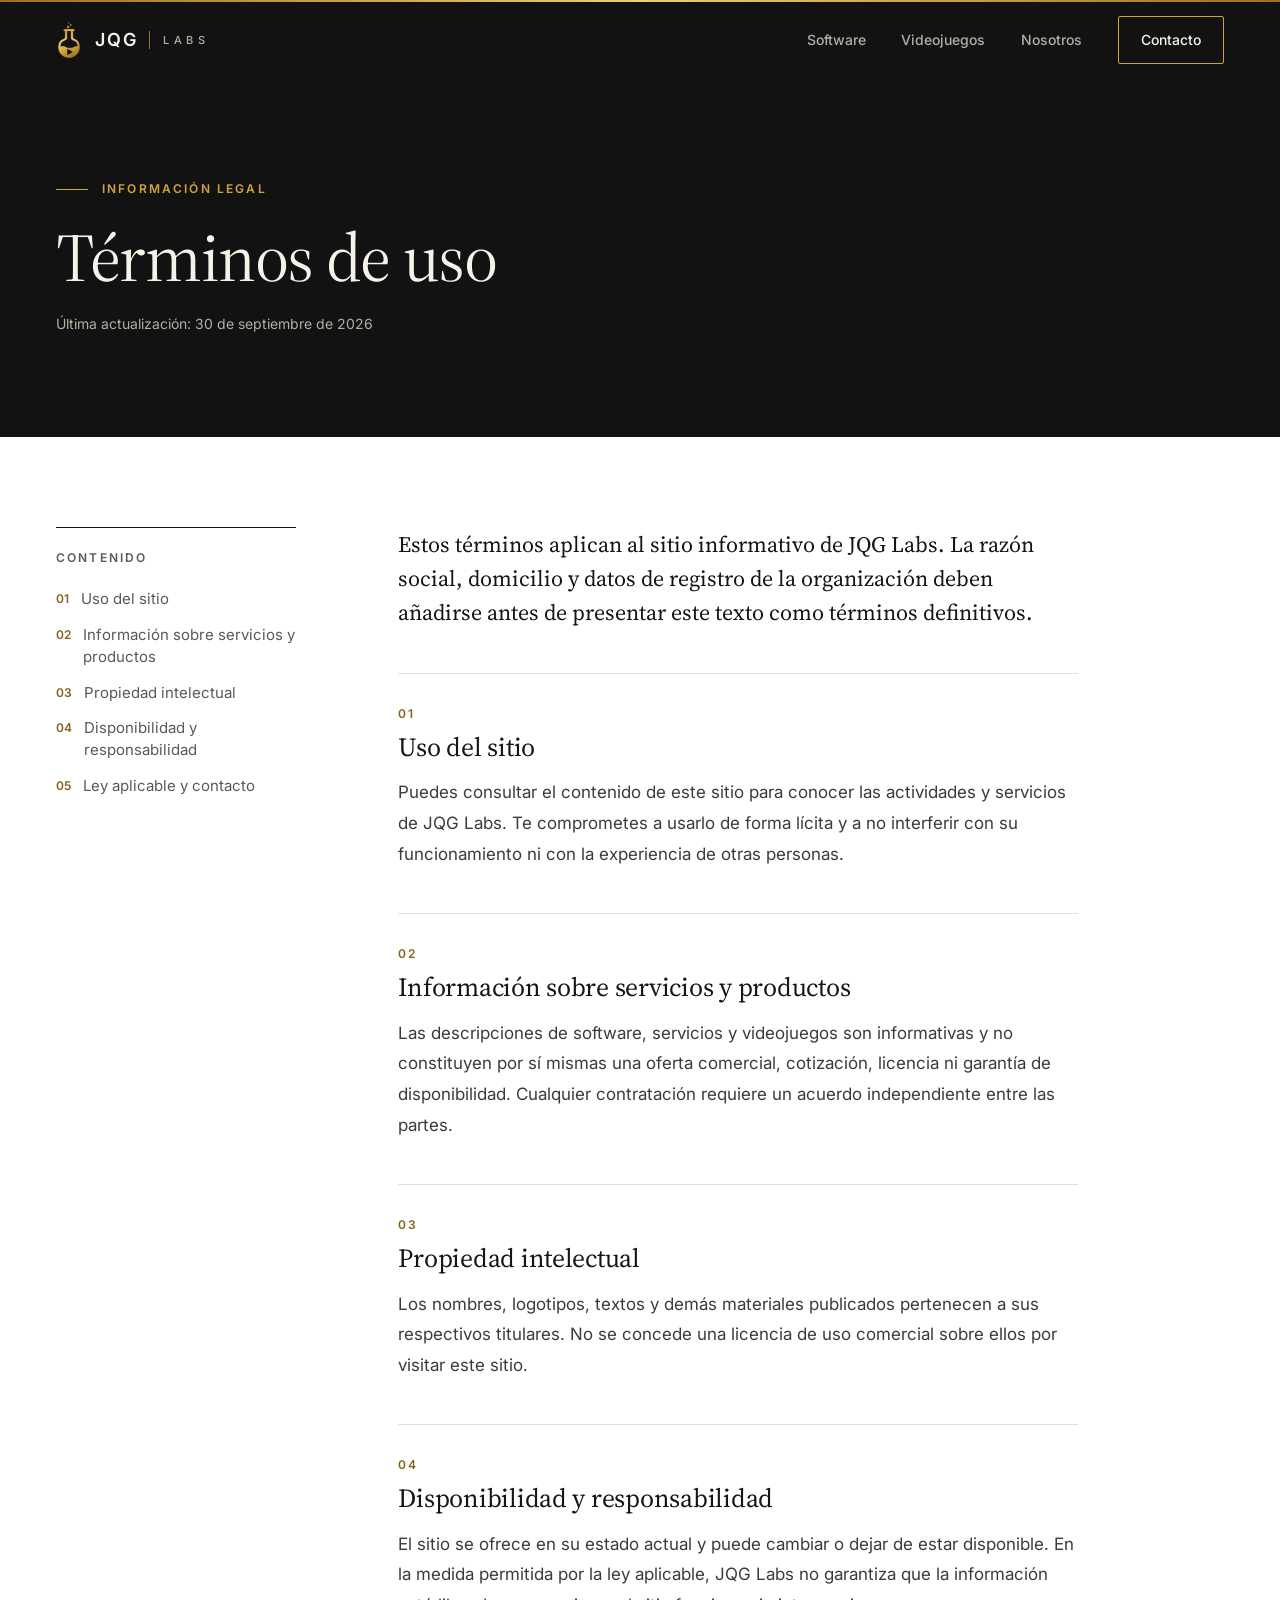
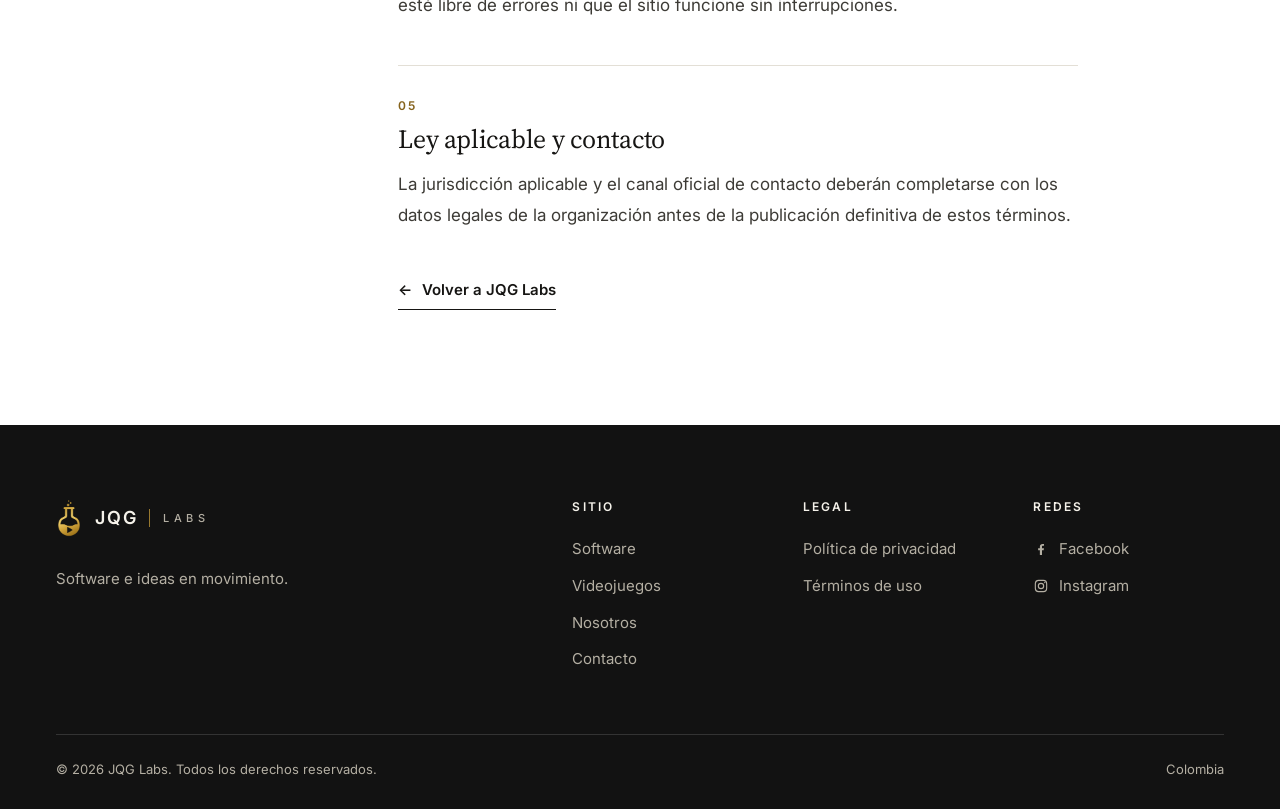
<file: terminos.html>
<!doctype html>
<html lang="es-CO">
<head>
  <meta charset="utf-8">
  <meta name="viewport" content="width=device-width, initial-scale=1">
  <meta name="theme-color" content="#121212">
  <meta name="description" content="Términos de uso del sitio web de JQG Labs.">
  <title>Términos de uso | JQG Labs</title>
  <link rel="icon" type="image/svg+xml" href="/favicon.svg">
  <link rel="preconnect" href="https://fonts.googleapis.com">
  <link rel="preconnect" href="https://fonts.gstatic.com" crossorigin>
  <link href="https://fonts.googleapis.com/css2?family=Inter:wght@400;500;600&family=Source+Serif+4:ital,opsz,wght@0,8..60,300..600;1,8..60,300..600&display=swap" rel="stylesheet">
  <link rel="stylesheet" href="styles.css">
  <script src="script.js" defer></script>
</head>
<body class="legal-page">
  <a class="skip-link" href="#contenido">Ir al contenido</a>
  <header class="site-header">
    <div class="container header-inner">
      <a class="wordmark" href="index.html" aria-label="JQG Labs, inicio">
        <img class="wordmark-mark" src="public/JQG_Labs_isotipo_fondo_negro.png" alt="" width="2000" height="2000">
        <span class="wordmark-symbol" aria-hidden="true">JQG</span>
        <span class="wordmark-divider" aria-hidden="true"></span>
        <span class="wordmark-label">LABS</span>
      </a>
      <button class="menu-toggle" type="button" aria-expanded="false" aria-controls="site-nav">
        <span class="menu-toggle-label">Menú</span>
        <span class="menu-toggle-lines" aria-hidden="true"></span>
      </button>
      <nav class="site-nav" id="site-nav" aria-label="Navegación principal">
        <a href="index.html#software">Software</a>
        <a href="index.html#interactivo">Videojuegos</a>
        <a href="index.html#nosotros">Nosotros</a>
        <a class="nav-contact" href="index.html#contacto">Contacto</a>
      </nav>
    </div>
  </header>

  <main class="legal-main" id="contenido">
    <header class="legal-hero">
      <div class="container">
        <p class="eyebrow"><span class="eyebrow-rule" aria-hidden="true"></span>Información legal</p>
        <h1>Términos de uso</h1>
        <p class="legal-updated">Última actualización: 30 de septiembre de 2026</p>
      </div>
    </header>
    <div class="container legal-layout">
      <nav class="legal-toc" aria-label="Contenido de la página">
        <p>Contenido</p>
        <ol>
          <li><a href="#uso">Uso del sitio</a></li>
          <li><a href="#servicios">Información sobre servicios y productos</a></li>
          <li><a href="#propiedad">Propiedad intelectual</a></li>
          <li><a href="#disponibilidad">Disponibilidad y responsabilidad</a></li>
          <li><a href="#ley">Ley aplicable y contacto</a></li>
        </ol>
      </nav>
      <article class="legal-body">
        <p>Estos términos aplican al sitio informativo de JQG Labs. La razón social, domicilio y datos de registro de la organización deben añadirse antes de presentar este texto como términos definitivos.</p>

        <h2 id="uso">Uso del sitio</h2>
        <p>Puedes consultar el contenido de este sitio para conocer las actividades y servicios de JQG Labs. Te comprometes a usarlo de forma lícita y a no interferir con su funcionamiento ni con la experiencia de otras personas.</p>

        <h2 id="servicios">Información sobre servicios y productos</h2>
        <p>Las descripciones de software, servicios y videojuegos son informativas y no constituyen por sí mismas una oferta comercial, cotización, licencia ni garantía de disponibilidad. Cualquier contratación requiere un acuerdo independiente entre las partes.</p>

        <h2 id="propiedad">Propiedad intelectual</h2>
        <p>Los nombres, logotipos, textos y demás materiales publicados pertenecen a sus respectivos titulares. No se concede una licencia de uso comercial sobre ellos por visitar este sitio.</p>

        <h2 id="disponibilidad">Disponibilidad y responsabilidad</h2>
        <p>El sitio se ofrece en su estado actual y puede cambiar o dejar de estar disponible. En la medida permitida por la ley aplicable, JQG Labs no garantiza que la información esté libre de errores ni que el sitio funcione sin interrupciones.</p>

        <h2 id="ley">Ley aplicable y contacto</h2>
        <p>La jurisdicción aplicable y el canal oficial de contacto deberán completarse con los datos legales de la organización antes de la publicación definitiva de estos términos.</p>
        <a class="legal-back" href="index.html">Volver a JQG Labs</a>
      </article>
    </div>
  </main>

  <footer class="site-footer">
    <div class="container">
      <div class="footer-top">
        <div class="footer-about">
          <a class="wordmark footer-brand" href="index.html" aria-label="JQG Labs, volver al inicio">
            <img class="wordmark-mark" src="public/JQG_Labs_isotipo_fondo_negro.png" alt="" width="2000" height="2000" loading="lazy">
            <span class="wordmark-symbol" aria-hidden="true">JQG</span>
            <span class="wordmark-divider" aria-hidden="true"></span>
            <span class="wordmark-label">LABS</span>
          </a>
          <p>Software e ideas en movimiento.</p>
        </div>
        <nav class="footer-nav" aria-label="Secciones del sitio">
          <p class="footer-title">Sitio</p>
          <a href="index.html#software">Software</a>
          <a href="index.html#interactivo">Videojuegos</a>
          <a href="index.html#nosotros">Nosotros</a>
          <a href="index.html#contacto">Contacto</a>
        </nav>
        <nav class="footer-nav footer-links" aria-label="Información legal">
          <p class="footer-title">Legal</p>
          <a href="privacidad.html">Política de privacidad</a>
          <a href="terminos.html" aria-current="page">Términos de uso</a>
        </nav>
        <nav class="footer-nav social-links" aria-label="Redes sociales">
          <p class="footer-title">Redes</p>
          <a class="social-link" href="https://www.facebook.com/jqglabs" target="_blank" rel="noopener noreferrer" aria-label="JQG Labs en Facebook">
            <svg viewBox="0 0 24 24" aria-hidden="true"><path d="M13.5 21v-7.3H16l.4-3h-2.9V8.8c0-.9.3-1.5 1.5-1.5h1.5V4.6c-.3 0-1.2-.1-2.3-.1-2.3 0-3.9 1.4-3.9 4v2.2H7.7v3h2.6V21h3.2Z"/></svg>
            Facebook
          </a>
          <a class="social-link" href="https://www.instagram.com/jqglabs/" target="_blank" rel="noopener noreferrer" aria-label="JQG Labs en Instagram">
            <svg viewBox="0 0 24 24" aria-hidden="true"><rect x="3.5" y="3.5" width="17" height="17" rx="5"/><circle cx="12" cy="12" r="4"/><circle class="social-icon-dot" cx="17.7" cy="6.7" r="1"/></svg>
            Instagram
          </a>
        </nav>
      </div>
      <div class="footer-bottom">
        <span class="copyright">© <span id="current-year">2026</span> JQG Labs. Todos los derechos reservados.</span>
        <span>Colombia</span>
      </div>
    </div>
  </footer>
</body>
</html>
</file>
<file: styles.css>
:root {
  color-scheme: light;
  --ink: #161513;
  --muted: #5c5952;
  --paper: #fff;
  --ivory: #f7f5f0;
  --white: #fff;
  --line: #e3dfd6;
  --night: #121212;
  --night-line: rgba(255, 255, 255, 0.14);
  --on-night: #f5f2ea;
  --on-night-muted: #b4afa3;
  --gold: #d0a43c;
  --gold-bright: #e2bb56;
  --gold-deep: #86631c;
  --serif: "Source Serif 4", Georgia, "Times New Roman", serif;
  --sans: "Inter", "Segoe UI", system-ui, sans-serif;
  --container: 1200px;
  --gutter: clamp(20px, 5vw, 56px);
  --header-height: 76px;
}

* { box-sizing: border-box; }

html { scroll-behavior: smooth; scroll-padding-top: calc(var(--header-height) + 4px); -webkit-text-size-adjust: 100%; }

body {
  margin: 0;
  background: var(--paper);
  color: var(--ink);
  font-family: var(--sans);
  font-size: 1rem;
  line-height: 1.65;
  -webkit-font-smoothing: antialiased;
}

a { color: inherit; text-decoration: none; }
button, input { font: inherit; }
img { display: block; max-width: 100%; height: auto; }
h1, h2, h3, p, figure, dl, dd { margin: 0; }
h1, h2, h3 { font-family: var(--serif); font-weight: 400; text-wrap: balance; }
::selection { background: var(--gold); color: var(--night); }
:focus-visible { outline: 2px solid var(--gold-deep); outline-offset: 3px; }
.site-header :focus-visible, .hero :focus-visible, .interactive-section :focus-visible, .site-footer :focus-visible { outline-color: var(--gold-bright); }

.container { width: min(100% - 2 * var(--gutter), var(--container)); margin-inline: auto; }

.skip-link {
  position: absolute;
  z-index: 30;
  top: 8px;
  left: 8px;
  padding: 12px 16px;
  background: var(--gold);
  color: var(--night);
  font-size: 0.875rem;
  font-weight: 600;
  transform: translateY(-200%);
}

.skip-link:focus { transform: translateY(0); }

.site-header {
  position: sticky;
  top: 0;
  z-index: 20;
  border-bottom: 1px solid transparent;
  background: var(--night);
  color: var(--on-night);
  transition: border-color 200ms ease;
}

.site-header::before { display: block; height: 2px; background: linear-gradient(90deg, #9d721a, #efce6a 50%, #9d721a); content: ""; }
.site-header.is-scrolled { border-bottom-color: var(--night-line); }
.header-inner { display: flex; min-height: var(--header-height); align-items: center; justify-content: space-between; gap: 32px; }
.wordmark { display: inline-flex; align-items: center; gap: 13px; color: var(--on-night); }
.wordmark-mark { width: 26px; height: 42px; object-fit: cover; }
.wordmark-symbol { margin-right: -0.12em; font-size: 1.125rem; font-weight: 600; letter-spacing: 0.12em; }
.wordmark-divider { width: 1px; height: 18px; background: var(--gold); opacity: 0.7; }
.wordmark-label { color: var(--on-night-muted); font-size: 0.6875rem; font-weight: 500; letter-spacing: 0.4em; }
.site-nav { display: flex; align-items: center; gap: clamp(22px, 2.8vw, 42px); font-size: 0.875rem; font-weight: 500; }
.site-nav a:not(.nav-contact) { position: relative; padding: 8px 0; color: var(--on-night-muted); transition: color 160ms ease; }
.site-nav a:not(.nav-contact)::after { position: absolute; right: 0; bottom: 0; left: 0; height: 1px; background: var(--gold); content: ""; transform: scaleX(0); transform-origin: left; transition: transform 220ms ease; }
.site-nav a:not(.nav-contact):hover, .site-nav a:not(.nav-contact).is-active { color: var(--on-night); }
.site-nav a:not(.nav-contact):hover::after, .site-nav a:not(.nav-contact).is-active::after { transform: scaleX(1); }
.nav-contact { padding: 11px 22px; border: 1px solid var(--gold); border-radius: 2px; color: var(--on-night); transition: background 180ms ease, color 180ms ease; }
.nav-contact:hover, .nav-contact.is-active { background: var(--gold); color: var(--night); }
.menu-toggle { display: none; }

.hero { background: var(--night); color: var(--on-night); }
.hero-inner { display: grid; grid-template-columns: minmax(0, 1.08fr) minmax(0, 0.92fr); align-items: center; gap: clamp(32px, 6vw, 96px); padding-block: clamp(56px, 7vw, 96px) clamp(48px, 6vw, 80px); }
.hero-copy { animation: arrive 700ms 80ms both; }
.eyebrow { display: flex; align-items: flex-start; gap: 14px; color: var(--gold-deep); font-size: 0.75rem; font-weight: 600; letter-spacing: 0.18em; line-height: 1.4; text-transform: uppercase; }
.eyebrow-rule { width: 32px; height: 1px; flex: 0 0 32px; margin-top: calc(0.7em - 0.5px); background: currentColor; }
.eyebrow-number { font-variant-numeric: tabular-nums; }
.hero .eyebrow, .interactive-section .eyebrow, .legal-hero .eyebrow { color: var(--gold); }
.hero h1 { margin: 28px 0; font-size: clamp(3.25rem, 6.3vw, 5.5rem); letter-spacing: -0.022em; line-height: 1.02; }
.hero h1 span { color: var(--gold); font-style: italic; }
.hero-description { max-width: 31em; color: var(--on-night-muted); font-size: 1.125rem; line-height: 1.7; }
.hero-actions { display: flex; flex-wrap: wrap; gap: 14px; margin-top: 40px; }
.button { display: inline-flex; min-height: 52px; align-items: center; justify-content: center; padding: 0 28px; border: 1px solid transparent; border-radius: 2px; cursor: pointer; font-size: 0.9375rem; font-weight: 600; letter-spacing: 0.01em; transition: background 180ms ease, border-color 180ms ease, color 180ms ease; }
.button-primary { background: var(--gold); color: var(--night); }
.button-primary:hover { background: var(--gold-bright); }
.button-ghost { border-color: rgba(255, 255, 255, 0.3); color: var(--on-night); }
.button-ghost:hover { border-color: var(--on-night); background: rgba(255, 255, 255, 0.06); }
.button-dark { background: var(--night); color: var(--white); }
.button-dark:hover { background: #2e2c28; }
.text-link { display: inline-flex; align-items: center; gap: 10px; padding-bottom: 6px; border-bottom: 1px solid currentColor; font-size: 0.9375rem; font-weight: 600; transition: gap 180ms ease, color 180ms ease; }
.text-link::after { content: "\2192"; }
.text-link:hover { gap: 14px; color: var(--gold-deep); }
.brand-plate { position: relative; border: 1px solid var(--night-line); }
.brand-plate::after { --tick: linear-gradient(#000 0 0); position: absolute; inset: -1px; border: 1px solid var(--gold); content: ""; pointer-events: none; -webkit-mask: var(--tick) 0 0, var(--tick) 100% 0, var(--tick) 0 100%, var(--tick) 100% 100%; mask: var(--tick) 0 0, var(--tick) 100% 0, var(--tick) 0 100%, var(--tick) 100% 100%; -webkit-mask-size: 22px 22px; mask-size: 22px 22px; -webkit-mask-repeat: no-repeat; mask-repeat: no-repeat; }
.brand-plate img { width: 100%; }
.hero-brand { width: min(100%, 480px); justify-self: end; animation: arrive 900ms 200ms both; }
.hero-facts { display: grid; grid-template-columns: repeat(3, 1fr); border-top: 1px solid var(--night-line); }
.hero-facts div { display: flex; flex-direction: column; gap: 6px; padding: 26px 32px 30px 0; }
.hero-facts div + div { padding-left: 32px; border-left: 1px solid var(--night-line); }
.hero-facts dt { color: var(--gold); font-size: 0.75rem; font-weight: 600; letter-spacing: 0.18em; text-transform: uppercase; }
.hero-facts dd { font-family: var(--serif); font-size: 1.1875rem; line-height: 1.4; }

.intro-band { border-bottom: 1px solid var(--line); background: var(--ivory); }
.intro-inner { display: flex; align-items: baseline; justify-content: space-between; gap: 24px; padding-block: 34px; }
.intro-band p { font-family: var(--serif); font-size: clamp(1.25rem, 2.2vw, 1.625rem); line-height: 1.35; }
.intro-band p span { color: var(--gold-deep); font-style: italic; }
.intro-coordinate { color: var(--muted); font-size: 0.75rem; font-weight: 600; letter-spacing: 0.18em; text-transform: uppercase; white-space: nowrap; }

.section { padding-block: clamp(80px, 10vw, 136px); }
.section-heading { display: grid; grid-template-columns: minmax(0, 7fr) minmax(0, 5fr); align-items: end; gap: clamp(24px, 6vw, 96px); }
.section h2, .interactive-content h2 { margin-top: 24px; font-size: clamp(2.125rem, 4.3vw, 3.5rem); letter-spacing: -0.018em; line-height: 1.08; }
.section h2 span { color: var(--gold-deep); font-style: italic; }
.section-lede { padding-bottom: 6px; color: var(--muted); font-size: 1.125rem; line-height: 1.7; }
.service-grid { display: grid; grid-template-columns: repeat(3, 1fr); margin-top: clamp(48px, 6vw, 80px); border-top: 1px solid var(--ink); border-bottom: 1px solid var(--line); }
.service-item { padding: 32px 36px 44px 0; }
.service-item + .service-item { padding-left: 36px; border-left: 1px solid var(--line); }
.service-number { color: var(--gold-deep); font-size: 0.8125rem; font-weight: 600; font-variant-numeric: tabular-nums; letter-spacing: 0.14em; }
.service-item h3 { margin: 56px 0 14px; font-size: 1.625rem; letter-spacing: -0.01em; line-height: 1.2; }
.service-item p { color: var(--muted); line-height: 1.7; }
.approach { display: grid; grid-template-columns: auto minmax(0, 1fr); align-items: baseline; gap: clamp(24px, 5vw, 72px); margin-top: 32px; padding: 24px 32px; border-left: 2px solid var(--gold); background: var(--ivory); }
.approach-label { color: var(--muted); font-size: 0.75rem; font-weight: 600; letter-spacing: 0.18em; text-transform: uppercase; }
.approach-list { display: grid; grid-template-columns: repeat(3, minmax(0, 1fr)); gap: 8px 24px; margin: 0; padding: 0; counter-reset: approach; font-family: var(--serif); font-size: 1.25rem; line-height: 1.4; list-style: none; }
.approach-list li { display: flex; gap: 0.55em; counter-increment: approach; }
.approach-list li::before { color: var(--gold-deep); content: counter(approach, upper-roman) "."; }

.interactive-section { background: var(--night); color: var(--on-night); }
.interactive-inner { display: grid; grid-template-columns: minmax(0, 5fr) minmax(0, 7fr); align-items: center; gap: clamp(32px, 8vw, 128px); padding-block: clamp(80px, 10vw, 136px); }
.interactive-mark { width: min(100%, 400px); }
.interactive-mark figcaption { margin-top: 18px; color: var(--on-night-muted); font-size: 0.75rem; font-weight: 600; letter-spacing: 0.18em; text-transform: uppercase; }
.interactive-content h2 span { color: var(--gold); font-style: italic; }
.interactive-content > p:not([class]) { max-width: 32em; margin-top: 28px; color: var(--on-night-muted); font-size: 1.125rem; line-height: 1.7; }
.coming-soon { display: inline-flex; align-items: center; gap: 12px; margin-top: 40px; padding: 11px 18px; border: 1px solid var(--night-line); font-size: 0.75rem; font-weight: 600; letter-spacing: 0.16em; text-transform: uppercase; }
.status-dot { width: 7px; height: 7px; flex: 0 0 7px; border-radius: 50%; background: var(--gold); }

.about-inner, .contact-inner { display: grid; grid-template-columns: minmax(0, 6fr) minmax(0, 5fr); justify-content: space-between; gap: clamp(32px, 8vw, 128px); }
.about-copy { padding-top: calc(1.05rem + 24px); }
.about-copy > p { margin-bottom: 36px; color: var(--muted); font-size: 1.125rem; line-height: 1.75; }

.contact-section { border-top: 1px solid var(--line); background: var(--ivory); }
.contact-inner { align-items: center; }
.contact-panel { padding: clamp(28px, 4vw, 48px); border: 1px solid var(--line); border-top: 2px solid var(--gold); background: var(--white); box-shadow: 0 28px 60px -40px rgba(22, 21, 19, 0.28); }
.contact-panel > p { margin-bottom: 32px; color: var(--muted); line-height: 1.7; }
.contact-form label { display: block; margin-bottom: 10px; font-size: 0.8125rem; font-weight: 600; letter-spacing: 0.04em; }
.contact-form-row { display: grid; gap: 12px; }
.contact-form input { width: 100%; min-height: 52px; padding: 0 16px; border: 1px solid #8c877b; border-radius: 2px; background: var(--white); color: var(--ink); transition: border-color 160ms ease, box-shadow 160ms ease; }
.contact-form input:focus { border-color: var(--ink); outline: none; box-shadow: 0 0 0 3px rgba(208, 164, 60, 0.4); }
.contact-form input::placeholder { color: #8c877b; }
.form-status { margin-top: 24px; padding: 14px 16px; border-left: 2px solid var(--gold); background: var(--ivory); color: var(--muted); font-size: 0.875rem; line-height: 1.6; }

.site-footer { background: var(--night); color: var(--on-night-muted); font-size: 0.9375rem; }
.footer-top { display: grid; grid-template-columns: minmax(0, 5fr) repeat(3, minmax(0, 2fr)); gap: 40px; padding-block: 72px 56px; }
.footer-about p { margin-top: 20px; }
.footer-title { margin-bottom: 14px; color: var(--on-night); font-size: 0.75rem; font-weight: 600; letter-spacing: 0.18em; text-transform: uppercase; }
.footer-nav a { display: flex; width: fit-content; align-items: center; gap: 10px; padding: 6px 0; transition: color 160ms ease; }
.footer-nav a:hover { color: var(--gold-bright); }
.social-link svg { width: 16px; height: 16px; fill: currentColor; }
.social-link:nth-of-type(2) svg { fill: none; stroke: currentColor; stroke-width: 1.7; }
.social-link .social-icon-dot { fill: currentColor; stroke: none; }
.footer-bottom { display: flex; justify-content: space-between; gap: 8px 24px; padding-block: 24px 28px; border-top: 1px solid var(--night-line); font-size: 0.8125rem; }

.legal-hero { padding-block: clamp(56px, 8vw, 104px); background: var(--night); color: var(--on-night); }
.legal-hero h1 { margin: 24px 0 18px; font-size: clamp(2.5rem, 5.4vw, 4.25rem); letter-spacing: -0.02em; line-height: 1.05; }
.legal-updated { color: var(--on-night-muted); font-size: 0.875rem; }
.legal-layout { display: grid; grid-template-columns: 240px minmax(0, 1fr); align-items: start; gap: clamp(32px, 8vw, 112px); padding-block: clamp(56px, 7vw, 96px) clamp(72px, 9vw, 128px); }
.legal-toc { position: sticky; top: calc(var(--header-height) + 32px); padding-top: 20px; border-top: 1px solid var(--ink); }
.legal-toc p { margin-bottom: 14px; color: var(--muted); font-size: 0.75rem; font-weight: 600; letter-spacing: 0.18em; text-transform: uppercase; }
.legal-toc ol { margin: 0; padding: 0; counter-reset: toc; list-style: none; }
.legal-toc li { counter-increment: toc; }
.legal-toc a { display: flex; gap: 12px; padding: 7px 0; color: var(--muted); font-size: 0.9375rem; line-height: 1.45; transition: color 160ms ease; }
.legal-toc a::before { color: var(--gold-deep); font-size: 0.75rem; font-weight: 600; line-height: 1.8; content: counter(toc, decimal-leading-zero); }
.legal-toc a:hover { color: var(--ink); }
.legal-body { max-width: 68ch; counter-reset: legal; }
.legal-body p, .legal-body li { color: #3d3b36; font-size: 1.0625rem; line-height: 1.8; }
.legal-body p + p, .legal-body p + ul { margin-top: 1em; }
.legal-body > p:first-child { color: var(--ink); font-family: var(--serif); font-size: 1.375rem; line-height: 1.55; }
.legal-body h2 { margin: 44px 0 14px; padding-top: 32px; border-top: 1px solid var(--line); counter-increment: legal; font-size: 1.625rem; letter-spacing: -0.01em; line-height: 1.25; }
.legal-body h2::before { display: block; margin-bottom: 10px; color: var(--gold-deep); font-family: var(--sans); font-size: 0.75rem; font-weight: 600; letter-spacing: 0.14em; content: counter(legal, decimal-leading-zero); }
.legal-body ul { padding-left: 20px; }
.legal-back { display: inline-flex; align-items: center; gap: 10px; margin-top: 48px; padding-bottom: 6px; border-bottom: 1px solid currentColor; font-size: 0.9375rem; font-weight: 600; transition: gap 180ms ease, color 180ms ease; }
.legal-back::before { content: "\2190"; }
.legal-back:hover { gap: 14px; color: var(--gold-deep); }

.project-feature { display: grid; grid-template-columns: minmax(0, 5fr) minmax(0, 7fr); margin-top: 32px; border: 1px solid var(--line); border-top: 2px solid var(--gold); background: var(--white); box-shadow: 0 28px 60px -40px rgba(22, 21, 19, 0.28); transition: box-shadow 200ms ease; }
.project-feature:hover { box-shadow: 0 32px 64px -36px rgba(22, 21, 19, 0.4); }
.project-feature-media { display: flex; align-items: center; justify-content: center; padding: clamp(24px, 3vw, 40px); background: #010101; }
.project-feature-body { display: flex; flex-direction: column; align-items: flex-start; gap: 14px; padding: clamp(28px, 4vw, 48px); }
.project-feature-label { color: var(--gold-deep); font-size: 0.75rem; font-weight: 600; letter-spacing: 0.18em; text-transform: uppercase; }
.project-feature h3 { font-size: clamp(1.75rem, 3vw, 2.25rem); letter-spacing: -0.01em; line-height: 1.15; }
.project-feature-body > p:not([class]) { max-width: 34em; color: var(--muted); line-height: 1.7; }
.project-feature .text-link { margin-top: 10px; }
.project-feature:hover .text-link { gap: 14px; color: var(--gold-deep); }

.breadcrumb { display: flex; flex-wrap: wrap; gap: 10px; margin-bottom: 28px; color: var(--on-night-muted); font-size: 0.8125rem; }
.breadcrumb a { color: var(--on-night); border-bottom: 1px solid var(--night-line); transition: border-color 160ms ease; }
.breadcrumb a:hover { border-bottom-color: var(--gold); }
.project-hero h1 { font-size: clamp(2.75rem, 6vw, 5rem); letter-spacing: 0.01em; }
.project-logo { width: 100%; justify-self: end; background: #010101; animation: arrive 900ms 200ms both; }

.live-section { background: var(--ivory); border-bottom: 1px solid var(--line); }
.preview { margin-top: clamp(40px, 5vw, 64px); border: 1px solid var(--ink); background: var(--night); }
.preview-bar { display: flex; align-items: center; justify-content: space-between; gap: 16px; padding: 10px 12px 10px 18px; border-bottom: 1px solid var(--night-line); color: var(--on-night); }
.preview-address { display: inline-flex; min-width: 0; align-items: center; gap: 10px; color: var(--on-night-muted); font-size: 0.875rem; transition: color 160ms ease; }
.preview-address:hover { color: var(--on-night); }
.preview-address::after { content: "\2197"; }
.preview-modes { display: flex; flex: 0 0 auto; border: 1px solid var(--night-line); }
.preview-modes button { min-height: 36px; padding: 0 16px; border: 0; background: transparent; color: var(--on-night-muted); cursor: pointer; font-size: 0.8125rem; font-weight: 600; transition: background 160ms ease, color 160ms ease; }
.preview-modes button + button { border-left: 1px solid var(--night-line); }
.preview-modes button[aria-pressed="true"] { background: var(--gold); color: var(--night); }
.preview :focus-visible { outline-color: var(--gold-bright); }
.preview-stage { display: flex; justify-content: center; background: #000; }
.preview-frame { display: block; width: 100%; height: min(78vh, 780px); border: 0; background: #000; transition: width 300ms ease; }
.preview[data-mode="mobile"] .preview-stage { padding: 28px 0; background: #0b0b0b; }
.preview[data-mode="mobile"] .preview-frame { width: 390px; height: min(78vh, 760px); border: 1px solid var(--night-line); }

.project-about .about-copy > p { margin-bottom: 20px; }
.features-section { border-top: 1px solid var(--line); }
.feature-grid { display: grid; grid-template-columns: repeat(3, 1fr); margin-top: clamp(48px, 6vw, 80px); border-top: 1px solid var(--ink); }
.feature-grid .service-item { padding: 32px 36px 44px; border-bottom: 1px solid var(--line); border-left: 1px solid var(--line); }
.feature-grid .service-item:nth-child(3n + 1) { padding-left: 0; border-left: 0; }
.feature-grid .service-item:nth-child(3n) { padding-right: 0; }
.feature-grid .service-item h3 { margin-top: 40px; }

.process-section { background: var(--night); color: var(--on-night); }
.process-inner { display: grid; grid-template-columns: minmax(0, 5fr) minmax(0, 7fr); align-items: start; gap: clamp(32px, 8vw, 128px); padding-block: clamp(80px, 10vw, 136px); }
.process-heading { position: sticky; top: calc(var(--header-height) + 40px); }
.process-heading .eyebrow { color: var(--gold); }
.process-heading h2 { margin-top: 24px; font-size: clamp(2.125rem, 4.3vw, 3.5rem); letter-spacing: -0.018em; line-height: 1.08; }
.process-heading h2 span { color: var(--gold); font-style: italic; }
.process-heading > p:not([class]) { max-width: 26em; margin-top: 28px; color: var(--on-night-muted); line-height: 1.7; }
.timeline { margin: 0; padding: 0; border-top: 1px solid var(--night-line); list-style: none; }
.timeline li { position: relative; padding: 28px 0 30px 32px; border-bottom: 1px solid var(--night-line); }
.timeline li::before { position: absolute; top: 36px; left: 0; width: 7px; height: 7px; border-radius: 50%; background: var(--gold); content: ""; }
.timeline li:last-child::before { box-shadow: 0 0 0 5px rgba(208, 164, 60, 0.22); }
.timeline-date { color: var(--gold); font-size: 0.75rem; font-weight: 600; letter-spacing: 0.16em; text-transform: uppercase; }
.timeline h3 { margin: 10px 0 8px; font-size: 1.5rem; letter-spacing: -0.01em; line-height: 1.25; }
.timeline p { max-width: 36em; color: var(--on-night-muted); line-height: 1.7; }
.process-section :focus-visible { outline-color: var(--gold-bright); }

.stack-list { display: grid; grid-template-columns: repeat(4, minmax(0, 1fr)); margin: clamp(48px, 6vw, 80px) 0 0; border-top: 1px solid var(--ink); }
.stack-list div { padding: 24px 24px 28px 0; border-bottom: 1px solid var(--line); }
.stack-list div:not(:nth-child(4n + 1)) { padding-left: 24px; border-left: 1px solid var(--line); }
.stack-list dt { font-family: var(--serif); font-size: 1.25rem; line-height: 1.3; }
.stack-list dd { margin-top: 8px; color: var(--muted); font-size: 0.9375rem; line-height: 1.6; }
.project-cta > p { margin-bottom: 28px; color: var(--muted); font-size: 1.125rem; line-height: 1.7; }
.project-cta .hero-actions { margin-top: 0; }

.has-reveal [data-reveal] { opacity: 0; transform: translateY(14px); transition: opacity 600ms ease, transform 600ms ease; }
.has-reveal [data-reveal].is-visible { opacity: 1; transform: none; }

@keyframes arrive {
  from { opacity: 0; transform: translateY(14px); }
  to { opacity: 1; transform: translateY(0); }
}

@media (max-width: 900px) {
  :root { --header-height: 66px; }
  .menu-toggle { display: inline-flex; min-height: 44px; align-items: center; gap: 12px; padding: 0 0 0 12px; border: 0; background: transparent; color: var(--on-night); cursor: pointer; }
  .menu-toggle-label { font-size: 0.75rem; font-weight: 600; letter-spacing: 0.18em; text-transform: uppercase; }
  .menu-toggle-lines { position: relative; width: 22px; height: 10px; }
  .menu-toggle-lines::before, .menu-toggle-lines::after { position: absolute; left: 0; width: 100%; height: 1.5px; background: currentColor; content: ""; transition: transform 200ms ease; }
  .menu-toggle-lines::before { top: 0; }
  .menu-toggle-lines::after { bottom: 0; }
  .menu-toggle[aria-expanded="true"] .menu-toggle-lines::before { transform: translateY(4.25px) rotate(45deg); }
  .menu-toggle[aria-expanded="true"] .menu-toggle-lines::after { transform: translateY(-4.25px) rotate(-45deg); }
  .site-nav { position: absolute; top: 100%; right: 0; left: 0; display: none; align-items: stretch; gap: 0; padding: 4px var(--gutter) 24px; border-top: 1px solid var(--night-line); border-bottom: 1px solid var(--night-line); background: var(--night); font-size: 1rem; }
  .site-nav.is-open { display: flex; flex-direction: column; }
  .site-nav a:not(.nav-contact) { padding: 16px 0; border-bottom: 1px solid var(--night-line); }
  .site-nav a:not(.nav-contact)::after { display: none; }
  .site-nav .nav-contact { margin-top: 20px; padding: 15px; text-align: center; }
  .service-grid { grid-template-columns: 1fr; }
  .service-item, .service-item + .service-item { display: grid; grid-template-columns: 56px minmax(0, 1fr); padding: 30px 0 34px; border-left: 0; }
  .service-item + .service-item { border-top: 1px solid var(--line); }
  .service-number { grid-row: 1 / span 2; padding-top: 9px; }
  .service-item h3 { margin: 0 0 10px; }
  .service-item p { max-width: 36em; }
  .approach { grid-template-columns: 1fr; gap: 14px; }
  .approach-list { grid-template-columns: 1fr; gap: 6px; }
  .footer-top { grid-template-columns: repeat(3, minmax(0, 1fr)); }
  .footer-about { grid-column: 1 / -1; }
  .legal-layout { grid-template-columns: 1fr; }
  .legal-toc { position: static; }
  .feature-grid { grid-template-columns: repeat(2, 1fr); }
  .feature-grid .service-item, .feature-grid .service-item:nth-child(3n + 1), .feature-grid .service-item:nth-child(3n) { display: block; padding: 30px 28px 34px; border-top: 0; border-left: 1px solid var(--line); }
  .feature-grid .service-item:nth-child(odd) { padding-left: 0; border-left: 0; }
  .feature-grid .service-item:nth-child(even) { padding-right: 0; }
  .stack-list { grid-template-columns: repeat(2, minmax(0, 1fr)); }
  .stack-list div:not(:nth-child(4n + 1)) { padding-left: 0; border-left: 0; }
  .stack-list div:nth-child(even) { padding-left: 24px; border-left: 1px solid var(--line); }
}

@media (max-width: 720px) {
  .hero-inner, .section-heading, .interactive-inner, .about-inner, .contact-inner { grid-template-columns: 1fr; }
  .hero-inner { gap: 48px; }
  .hero h1 { margin: 24px 0; }
  .hero-description { font-size: 1.0625rem; }
  .hero-actions { margin-top: 32px; }
  .hero-actions .button { flex: 1 1 auto; }
  .hero-brand { width: min(100%, 420px); justify-self: start; }
  .hero-facts { grid-template-columns: 1fr; }
  .hero-facts div, .hero-facts div + div { flex-direction: row; align-items: baseline; gap: 16px; padding: 18px 0; border-left: 0; }
  .hero-facts div + div { border-top: 1px solid var(--night-line); }
  .hero-facts dt { flex: 0 0 84px; }
  .hero-facts dd { font-size: 1.0625rem; }
  .intro-inner { align-items: flex-start; flex-direction: column; gap: 10px; padding-block: 28px; }
  .section-heading { align-items: start; gap: 20px; }
  .section-lede { padding-bottom: 0; font-size: 1.0625rem; }
  .service-item, .service-item + .service-item { grid-template-columns: 44px minmax(0, 1fr); padding: 28px 0 32px; }
  .service-number { padding-top: 7px; }
  .service-item h3 { font-size: 1.5rem; }
  .approach { padding: 24px; }
  .approach-list { font-size: 1.1875rem; }
  .interactive-inner { gap: 48px; }
  .interactive-mark { width: min(100%, 300px); order: 2; }
  .interactive-content > p:not([class]) { font-size: 1.0625rem; }
  .about-inner { gap: 28px; }
  .about-copy { padding-top: 0; }
  .about-copy > p { font-size: 1.0625rem; }
  .contact-inner { gap: 36px; }
  .footer-top { grid-template-columns: repeat(2, minmax(0, 1fr)); gap: 36px 24px; padding-block: 56px 44px; }
  .footer-bottom { flex-direction: column; }
  .legal-body p, .legal-body li { font-size: 1rem; }
  .legal-body > p:first-child { font-size: 1.25rem; }
  .project-feature { grid-template-columns: 1fr; }
  .project-logo { justify-self: start; }
  .preview-bar { padding-left: 14px; }
  .preview-modes { display: none; }
  .preview-frame, .preview[data-mode="mobile"] .preview-frame { width: 100%; height: 70vh; border: 0; }
  .preview[data-mode="mobile"] .preview-stage { padding: 0; }
  .feature-grid { grid-template-columns: 1fr; }
  .feature-grid .service-item, .feature-grid .service-item:nth-child(n) { display: block; padding: 28px 0 32px; border-left: 0; }
  .feature-grid .service-item h3 { margin: 18px 0 10px; }
  .process-inner { grid-template-columns: 1fr; gap: 40px; }
  .process-heading { position: static; }
  .timeline li { padding-left: 26px; }
  .stack-list { grid-template-columns: 1fr; }
  .stack-list div, .stack-list div:nth-child(even) { padding: 20px 0 22px; border-left: 0; }
}

@media (prefers-reduced-motion: reduce) {
  *, *::before, *::after { scroll-behavior: auto !important; animation-duration: 0.01ms !important; animation-iteration-count: 1 !important; transition-duration: 0.01ms !important; }
}
</file>
